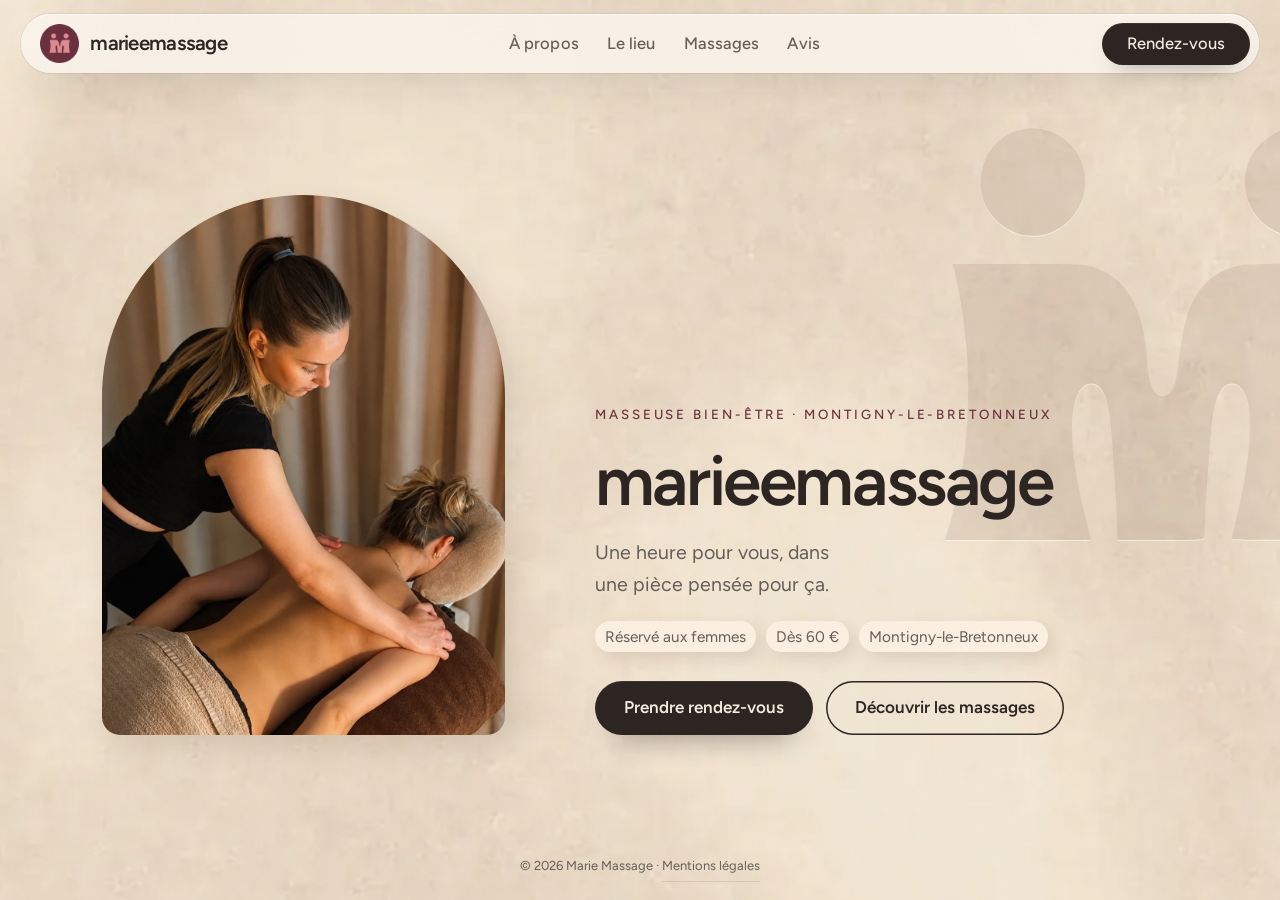
<file: index.html>
<!DOCTYPE html>
<html lang="fr">
<head>
  <meta charset="UTF-8">
  <meta name="viewport" content="width=device-width, initial-scale=1.0, viewport-fit=cover">
  <title>Marie Massage — Masseuse bien-être à Montigny-le-Bretonneux</title>
  <meta name="description" content="Marie Massage, masseuse bien-être à Montigny-le-Bretonneux, massages réservés aux femmes : kobido, relaxant, madérothérapie, drainage lymphatique. Réservation en ligne ou par message.">
  <link rel="canonical" href="https://sringot.github.io/per-/">

  <!-- Aperçu du lien partagé. L'adresse est réécrite à la publication
       (tools-publier.py, ligne DOMAINE). -->
  <meta property="og:type" content="website">
  <meta property="og:site_name" content="Marie Massage">
  <meta property="og:locale" content="fr_FR">
  <meta property="og:title" content="Marie Massage — Masseuse bien-être à Montigny-le-Bretonneux">
  <meta property="og:description" content="Vous accueillir, vous masser, et vous permettre de décrocher un moment.">
  <meta property="og:url" content="https://sringot.github.io/per-/">
  <meta property="og:image" content="https://sringot.github.io/per-/assets/img/partage.jpg">
  <meta property="og:image:width" content="1200">
  <meta property="og:image:height" content="630">
  <meta name="twitter:card" content="summary_large_image">

  <link rel="icon" href="assets/img/favicon.png" sizes="32x32">
  <link rel="apple-touch-icon" href="assets/img/favicon-180.png">

  <!-- Un seul fichier : Figtree est une police variable, les « trois
       graisses » livrées par Google en étaient trois copies identiques. -->
  <link rel="preload" as="font" type="font/woff2" href="assets/fonts/figtree-400-latin.woff2" crossorigin>

  <link rel="stylesheet" href="assets/css/fonts.css">
  <link rel="stylesheet" href="assets/css/v2.css">

  <script type="application/ld+json">
  {
    "@context": "https://schema.org",
    "@type": "HealthAndBeautyBusiness",
    "name": "Marie Massage",
    "description": "Masseuse bien-être à Montigny-le-Bretonneux, massages réservés aux femmes. Kobido, relaxant, madérothérapie, drainage lymphatique.",
    "url": "https://sringot.github.io/per-/",
    "image": "https://sringot.github.io/per-/assets/img/partage.jpg",
    "telephone": "+33631183481",
    "priceRange": "€€",
    "address": {
      "@type": "PostalAddress",
      "addressLocality": "Montigny-le-Bretonneux",
      "postalCode": "78180",
      "addressCountry": "FR"
    },
    "openingHoursSpecification": [{
      "@type": "OpeningHoursSpecification",
      "dayOfWeek": ["Wednesday", "Saturday"],
      "opens": "11:00",
      "closes": "18:00"
    }],
    "sameAs": ["https://www.instagram.com/marieemassage/"]
  }
  </script>
  <!-- Mesure d'audience : Umami, sans cookie ni donnée personnelle (voir
       les mentions légales). `data-domains` : seules les visites du vrai
       site comptent, pas l'aperçu ni les essais en local. -->
  <script defer src="https://cloud.umami.is/script.js" data-website-id="faaa10ee-f019-45cb-a098-148fd44e9926" data-domains="marieemassage.com,www.marieemassage.com"></script>
</head>
<body>

<a class="evitement" href="#bulles">Aller à la navigation</a>

<!-- ============================================================
     L'ACCUEIL — un seul écran, jamais de défilement.
     Une photo, un titre, cinq bulles. Rien d'autre.
     ============================================================ -->
<main class="scene" id="scene">

  <div class="filigrane-fond" aria-hidden="true"><span class="filigrane"></span></div>

  <!-- Le logo officiel, inséré tel quel. Le fichier livré par Marie est un
       carré blanc avec le disque au milieu : tools-logo-officiel.py le
       recadre au disque et le détoure, sinon ses angles se verraient sur le
       socle crème. -->
  <img class="logo" src="assets/img/logo-officiel.webp" alt="" width="200" height="200"
       draggable="false" fetchpriority="high" decoding="async">

  <figure class="portrait">
    <picture>
      <!-- Téléphone debout : la photo prend l'écran entier. On sert la
           découpe déjà au rapport de l'écran, sinon le navigateur rogne les
           côtés d'une image en 3/4 et n'en affiche que 62 % de la largeur —
           433 px pour 1170 pixels d'écran. Le média est le même que celui
           qui déclenche la composition plein écran dans la feuille de style :
           les deux doivent basculer ensemble. -->
      <source media="(max-width:699px) and (orientation:portrait)"
              srcset="assets/img/marie-hero-plein.webp" width="669" height="1448">
      <source media="(max-width:819px)" srcset="assets/img/marie-hero-m.webp" width="700" height="938">
      <img src="assets/img/marie-hero.webp" alt="Marie, penchée sur la table, masse le dos d'une cliente."
           width="1040" height="1394" draggable="false" fetchpriority="high" decoding="async">
    </picture>
  </figure>

  <!-- Sur téléphone, la photo occupe l'écran entier et le texte se pose
       dessus : ce voile en porte la lisibilité. Il est en deux couches —
       un flou qui calme les plis du rideau, puis un dégradé sombre qui
       fait le contraste. Sur grand écran la photo reprend son arche et le
       voile disparaît. -->
  <span class="voile" aria-hidden="true"></span>
  <!-- Pour Safari sur iPhone, qui colore la zone de l'heure et celle de la
       barre d'adresse d'après les éléments fixes collés aux bords : sans
       elles, il prenait le crème de la page, deux bandes claires autour de
       la photo. Voir « Teintes de Safari » dans v2.css. -->
  <span class="teinte teinte--haut" aria-hidden="true"></span>
  <span class="teinte teinte--bas" aria-hidden="true"></span>

  <!-- Le nom et la ligne d'accroche forment un bloc : ils se déplacent
       ensemble d'une composition à l'autre. La navigation, elle, est un
       emplacement de grille à part — sur téléphone elle se range en colonne
       à côté de la photo, sur écran large elle suit le nom. -->
  <div class="mot">

  <p class="sur-ligne">Masseuse bien-être · <span class="insecable">Montigny-le-Bretonneux</span></p>
  <h1 class="titre">marieemassage</h1>
  <!-- Une promesse, pas une étiquette de métier : « masseuse bien-être à
       Montigny » disait ce qu'elle est, pas ce qu'on vient y chercher. Le
       métier et la ville n'ont pas disparu — ils sont juste en dessous,
       avec les deux autres faits qui décidaient d'un rendez-vous et qui
       attendaient jusqu'ici derrière un clic. -->
  <p class="accroche">Une heure pour vous, dans une pièce pensée pour ça.</p>
  <!-- Le nom de la commune est insécable : sans cela il se coupe sur son
       trait d'union (« Montigny-le- / Bretonneux »), ce qui se lit mal. -->
  <p class="faits">
    <span>Réservé aux femmes</span>
    <span>Dès 60&nbsp;€</span>
    <span class="insecable">Montigny-le-Bretonneux</span>
  </p>
  <!-- Sur grand écran seulement : l'accueil y est un écran partagé, le
       texte d'un côté, la photo de l'autre, et le texte se termine sur les
       deux actions du site. Sur téléphone, les bulles jouent ce rôle. -->
  <p class="actions">
    <a class="action action--plein" href="#rdv" data-rubrique="rdv">Prendre rendez-vous</a>
    <a class="action" href="#massages" data-rubrique="massages">Découvrir les massages</a>
  </p>

  </div><!-- /.mot -->


</main>

<!-- ============================================================
     LES PANNEAUX — présents dans la page, révélés au clic.
     Ils restent dans le document pour que les moteurs les lisent ;
     `inert` les retire du clavier et des lecteurs d'écran tant
     qu'ils sont fermés.
     ============================================================ -->

<section class="panneau panneau--texture panneau--clair" id="moi" aria-labelledby="moi-t" inert>
  <button class="fermer" type="button" aria-label="Fermer">
    <svg viewBox="0 0 24 24" aria-hidden="true"><path d="m6 6 12 12M18 6 6 18"/></svg>
  </button>
  <div class="texture-fond" aria-hidden="true"></div>
  <div class="feuille">
    <div class="bloc">
      <p class="sur-titre">À propos</p>
      <h2 id="moi-t">Masser, par plaisir</h2>
    <p class="chapo">
      En parallèle de mon activité principale dans le paramédical, j'ai choisi de
      consacrer une partie de mon temps à quelque chose que j'aime particulièrement&nbsp;:
      masser.
    </p>
    <p>
      L'idée est simple&nbsp;: vous accueillir, vous masser, et vous permettre de
      décrocher un moment.
    </p>

    <p class="moi__reserve">
      <b>Massages réservés aux femmes</b>
      <span>Par une femme, pour les femmes.</span>
    </p>
    </div>

    <!-- Marie au travail. C'est la seule preuve visuelle du site qu'elle
         masse vraiment : le portrait de l'accueil montre qui elle est, pas
         ce qu'elle fait.

         L'adresse est dans `data-src`, pas dans `src` : `loading="lazy"` ne
         suffisait pas. Le panneau est fermé mais il occupe la fenêtre, donc
         le navigateur jugeait les deux images « proches de l'écran » et les
         téléchargeait — 88 Ko à l'ouverture de la page pour du contenu que
         personne n'a demandé. Le script les pose à l'ouverture du panneau. -->
    <ul class="cliches">
      <!-- Essai : le portrait posé est retiré, à la demande de Sébastien, pour
           voir la page avec la seule photo de Marie en séance. Pour le
           remettre, il suffit de rétablir cette ligne avant l'autre :
             <li><img data-src="assets/img/marie-moi.webp" width="620" height="827"
                      decoding="async" alt="Marie, dans sa pièce de massage."></li> -->
      <li><img data-src="assets/img/marie-seance-2.webp" width="620" height="827"
               decoding="async"
               alt="Marie travaille du bout des doigts le long de la colonne vertébrale."></li>
    </ul>


    <div class="bloc">
    <h3 class="bloc-h">Mon parcours</h3>
    <!-- Par ordre chronologique, comme Marie le demande : le métier d'abord,
         puis les formations par date, celle qui vient en dernier.

         Le massage relaxant : « Formation en massage relaxant aux huiles »,
         La Maison du Lotus, certificat daté du 13 juin 2024 (vu sur photo).
         Le drainage : certifié en 2026 par Nathalie Duarte. L'ancienne
         méthode n'est plus nommée nulle part, à la demande de Marie.
    -->
    <!-- Le métier d'abord, en une phrase : il n'a pas de carte, et le poser
         en tête de la liste des massages le mettait au même rang qu'une
         formation. Puis une ligne de temps où chaque formation porte la carte
         du massage qu'elle a ouvert — on comprend d'un coup d'œil qu'à chaque
         soin proposé correspond une formation suivie. -->
    <p class="parcours__metier"><b>Professionnelle du paramédical</b>, c'est mon
      métier au quotidien, et je l'exerce toujours. J'ai souhaité me former
      en plus, afin de vous proposer les massages suivants&nbsp;:</p>
    <ul class="parcours">
      <li><img class="parcours__carte" data-src="assets/img/cartes/relaxant.webp" width="600" height="1067" alt="" decoding="async"><span class="parcours__texte"><b>Massage relaxant</b><span>Aux huiles, certifiée par La Maison du Lotus en 2024</span></span></li>
      <li><img class="parcours__carte" data-src="assets/img/cartes/drainage.webp" width="600" height="1067" alt="" decoding="async"><span class="parcours__texte"><b>Drainage lymphatique</b><span>Certifiée en 2026 par Nathalie Duarte</span></span></li>
      <li><img class="parcours__carte" data-src="assets/img/cartes/kobido.webp" width="600" height="1067" alt="" decoding="async"><span class="parcours__texte"><b>Kobido</b><span>Certifiée par La Maison du Lotus en 2026</span></span></li>
      <li><img class="parcours__carte" data-src="assets/img/cartes/madero.webp" width="600" height="1067" alt="" decoding="async"><span class="parcours__texte"><b>Madérothérapie</b><span>Certifiée par La Maison du Lotus en 2026</span></span></li>
      <li class="parcours--a-venir"><img class="parcours__carte" data-src="assets/img/cartes/deep-tissus.webp" width="600" height="1067" alt="" decoding="async"><span class="parcours__texte"><b>Deep tissus</b><span>Formation prévue début 2027</span></span></li>
    </ul>

    <p class="parcours__ecole">
      La Maison du Lotus est un centre de formation aux massages bien-être
      <b>agréé FFMBE</b>, à Voisins-le-Bretonneux.
    </p>


    </div>

    <div class="bloc">
    <p class="moi__cadre">
      Je ne soigne pas&nbsp;: je détends. Mes massages sont des soins de
      bien-être, ils ne remplacent ni un kinésithérapeute ni un avis médical.
    </p>

    <p class="moi__liens">
      <a data-umami-event="Instagram" href="https://www.instagram.com/marieemassage/" rel="me noopener" target="_blank">
        @marieemassage sur Instagram
      </a>
    </p>
    </div>
  </div>
</section>

<section class="panneau panneau--texture panneau--clair" id="lieu" aria-labelledby="lieu-t" inert>
  <button class="fermer" type="button" aria-label="Fermer">
    <svg viewBox="0 0 24 24" aria-hidden="true"><path d="m6 6 12 12M18 6 6 18"/></svg>
  </button>
  <div class="texture-fond" aria-hidden="true"></div>
  <div class="feuille">
    <div class="bloc">
      <p class="sur-titre">Le lieu</p>
      <h2 id="lieu-t">Une parenthèse<br>hors du temps</h2>
    <p class="chapo">
      J'ai créé une pièce entièrement dédiée aux massages, pensée pour vous
      accueillir dans une atmosphère agréable et chaleureuse.
    </p>
    <!-- Les jours, en étiquette : c'est la question qu'on vient poser en
         ouvrant « Le lieu ». Même forme que « Réservé aux femmes » sur la
         page Moi. Marie masse deux jours par semaine, sur rendez-vous. -->
    <p class="etiquette">
      <b>Le mercredi et le samedi</b>
      <span>De 11&nbsp;h à 18&nbsp;h, sur rendez-vous.</span>
    </p>

    </div>

    <!-- Il n'y a qu'une photographie de la pièce : elle est donc carrée et
         à pleine largeur, plutôt qu'une vignette parmi d'autres — trois
         petits cadres tiennent une série, un seul se noie.

         Elle arrive après le chapô, avant le reste : c'est ce qu'on vient
         voir en ouvrant « Le lieu ».

         `data-src` et non `src` : le panneau est fermé mais occupe la
         fenêtre, et le navigateur téléchargeait les images qu'il croyait
         proches de l'écran. Le script la pose à l'ouverture. -->
    <figure class="piece">
      <img data-src="assets/img/cabinet.webp" width="1080" height="1080"
           decoding="async"
           alt="La pièce de massage : la table dressée de linge, une échelle
                de serviettes, une lampe et des lumières tamisées.">
    </figure>

    <div class="bloc">
    <p class="piece__mot">
      Un petit espace où, pendant une heure, le monde peut bien attendre un peu.
    </p>

    <!-- Les informations pratiques, même forme que « Mon parcours » sur la
         page Moi : un petit titre, puis des lignes séparées d'un filet, un
         intitulé en gras et son détail dessous. Elles étaient en liste nue
         sous une phrase centrée, et les deux ne se parlaient pas.

         Les horaires n'y sont plus : ils sont en étiquette, sous la
         présentation — c'est la première chose qu'on cherche ici. -->
    <p class="sur-titre infos__titre">Sur place</p>
    <ul class="infos">
      <li><b>Montigny-le-Bretonneux (78180)</b><span>Adresse exacte communiquée au <span class="insecable">rendez-vous</span></span></li>
      <li><b>Linge frais à chaque séance</b></li>
      <li><b>Musique &amp; lumière tamisées</b></li>
    </ul>
    </div>
  </div>
</section>

<section class="panneau" id="massages" aria-labelledby="massages-t" inert>
  <button class="fermer" type="button" aria-label="Fermer">
    <svg viewBox="0 0 24 24" aria-hidden="true"><path d="m6 6 12 12M18 6 6 18"/></svg>
  </button>
  <div class="texture-fond" aria-hidden="true"></div>
  <!-- Deux vues dans le même panneau : la planche de cartes, et la fiche
       d'un soin. On passe de l'une à l'autre sans refermer le panneau, et
       la flèche de retour ramène à la planche — c'est le geste d'un
       catalogue, pas celui d'une nouvelle page. -->
  <div class="feuille feuille--soins" data-vue="liste">
    <p class="sur-titre">Les massages</p>
    <h2 id="massages-t">Quatre soins,<br>quatre univers</h2>
    <p class="chapo">
      Parce qu'on n'a pas tous les mêmes envies ni les mêmes besoins, chacun a
      sa façon de prendre soin de vous.
    </p>

    <!-- Les cartes dessinées par Marie : une texture, un monogramme, rien
         d'autre. Le nom est ajouté par-dessus, en blanc, pour qu'il reste
         du texte — lisible par un lecteur d'écran, traduisible, net à toute
         taille. Le détail et le prix sont derrière, et `data-soin` dit quelle
         ligne du tableau les contient : aucun prix n'est écrit deux fois.

         `alt` vide : l'image ne dit rien que le nom écrit dessus ne dise
         déjà. `data-src` et non `src` : le panneau est fermé mais occupe la
         fenêtre, et le navigateur aurait chargé les cinq cartes à l'arrivée
         sur l'accueil. Le script les pose à l'ouverture de Massages. -->
    <ul class="soins">
      <li class="soin soin--kobido">
        <button class="soin__carte" type="button" data-soin="kobido" data-bandeau="assets/img/cartes/kobido-bandeau.webp" aria-label="Kobido — voir le détail et le prix">
          <img class="soin__img" data-src="assets/img/cartes/kobido.webp" width="600" height="1067"
               alt="" decoding="async">
          <span class="soin__nom">Kobido</span>
          <span class="soin__voir" aria-hidden="true">Voir</span>
        </button>
      </li>
      <li class="soin soin--relaxant">
        <button class="soin__carte" type="button" data-soin="relaxant" data-bandeau="assets/img/cartes/relaxant-bandeau.webp" aria-label="Relaxant — voir le détail et le prix">
          <img class="soin__img" data-src="assets/img/cartes/relaxant.webp" width="600" height="1067"
               alt="" decoding="async">
          <span class="soin__nom">Relaxant</span>
          <span class="soin__voir" aria-hidden="true">Voir</span>
        </button>
      </li>
      <li class="soin soin--madero">
        <button class="soin__carte" type="button" data-soin="madero" data-bandeau="assets/img/cartes/madero-bandeau.webp" aria-label="Madéro — voir le détail et le prix">
          <img class="soin__img" data-src="assets/img/cartes/madero.webp" width="600" height="1067"
               alt="" decoding="async">
          <span class="soin__nom">Madéro</span>
          <span class="soin__voir" aria-hidden="true">Voir</span>
        </button>
      </li>
      <li class="soin soin--drainage">
        <button class="soin__carte" type="button" data-soin="drainage" data-bandeau="assets/img/cartes/drainage-bandeau.webp" aria-label="Drainage — voir le détail et le prix">
          <img class="soin__img" data-src="assets/img/cartes/drainage.webp" width="600" height="1067"
               alt="" decoding="async">
          <span class="soin__nom">Drainage</span>
          <span class="soin__voir" aria-hidden="true">Voir</span>
        </button>
      </li>
      <!-- Le deep tissus arrive début 2027 : sa carte est là, grisée, mais
           ce n'est pas un bouton. Il n'a ni prix ni fiche à ouvrir, et un
           élément qui a l'air cliquable sans l'être est pire qu'une absence.
           Le jour où Marie le propose : lui donner la forme des quatre
           autres, et remettre sa ligne dans le tableau des tarifs. -->
      <li class="soin soin--deep-tissus soin--bientot">
        <div class="soin__carte">
          <img class="soin__img" data-src="assets/img/cartes/deep-tissus.webp" width="600" height="1067"
               alt="" decoding="async">
          <span class="soin__nom">Deep tissus</span>
          <span class="soin__voir">Bientôt</span>
        </div>
      </li>
    </ul>
  </div>

  <!-- Le tableau des tarifs n'est plus affiché : la fiche tarifs a été
       retirée de la page Massages. Il reste dans la page, caché, parce qu'il
       est la **source** des prix : chaque fiche de soin recopie les siens de
       sa ligne. Un tarif se change donc toujours ici, et nulle part ailleurs. -->
  <div class="tarifs-source" hidden>
      <!-- Le bloc des tarifs est un enfant à part de la feuille : celle-ci
           borne ses paragraphes à une longueur de ligne lisible, et le tableau
           s'y retrouvait à l'étroit — « 1 h 30 » et « 90 € » passaient à la
           ligne l'un sous l'autre. -->
      <div class="tarifs">
      <h3 class="bloc-h" id="tarifs-t">Les tarifs</h3>
      <!-- Le tableau plutôt que le dos des cartes : on lit des prix côte à
           côte, pas un par un. En retourner cinq pour en comparer deux, c'était
           demander de retenir un chiffre en changeant d'écran. -->
      <div class="tableau">
        <table aria-labelledby="tarifs-t">
          <thead>
            <tr>
              <th scope="col">Soin</th>
              <th scope="col">La séance</th>
              <th scope="col">En forfait</th>
            </tr>
          </thead>
          <tbody>
        <tr class="soin--kobido">
          <th scope="row"><span class="t-soin"><span class="t-soin__mot">Kobido<em class="t-soin__quoi">Lifting japonais du visage</em></span></span></th>
          <td data-col="La séance"><span class="t-l"><span class="t-l__nom">1 h</span><b class="t-l__prix">60&nbsp;€</b></span></td>
          <td data-col="En forfait"><span class="t-l t-l--vide">Pas de forfait</span></td>
        </tr>
        <!-- Descriptions écrites par Marie (septembre 2026), resserrées pour
             tenir dans la fiche. Le texte complet du drainage citait des
             effets sur la santé (immunité, fertilité, lipœdème, suites
             d'opération…) : retirés tant que ce n'est pas validé — un soin de
             bien-être ne peut pas les revendiquer. -->
        <tr class="t-desc soin--kobido" id="d-kobido" hidden>
          <td colspan="3">Inspiré du massage traditionnel japonais : des gestes rythmés, précis et enveloppants, à l'huile d'abricot, sur le visage, le cou et la nuque. Pour délasser les traits, faire du bien à la peau et s'offrir un vrai moment de détente.</td>
        </tr>
        <tr class="soin--relaxant">
          <th scope="row"><span class="t-soin"><span class="t-soin__mot">Relaxant<em class="t-soin__quoi">Massage corps complet</em></span></span></th>
          <td data-col="La séance"><span class="t-l"><span class="t-l__nom">1 h</span><b class="t-l__prix">60&nbsp;€</b></span><span class="t-l"><span class="t-l__nom">1 h 30</span><b class="t-l__prix">90&nbsp;€</b></span></td>
          <td data-col="En forfait"><span class="t-l" data-unite="60" data-lot="3" data-prix="150"><span class="t-l__nom">3&nbsp;séances&nbsp;de&nbsp;1&nbsp;h</span><b class="t-l__prix">150&nbsp;€</b><em class="t-avant"></em></span><span class="t-l" data-unite="90" data-lot="3" data-prix="240"><span class="t-l__nom">3&nbsp;séances&nbsp;de&nbsp;1&nbsp;h&nbsp;30</span><b class="t-l__prix">240&nbsp;€</b><em class="t-avant"></em></span></td>
        </tr>
        <tr class="t-desc soin--relaxant" id="d-relaxant" hidden>
          <td colspan="3">Un massage complet, du crâne aux orteils, pour lâcher prise et se détendre en profondeur. À l'huile de sésame, en mouvements lents et enveloppants, il s'adapte à vous : la pression se règle selon votre envie, plus douce ou plus appuyée.</td>
        </tr>
        <!-- Le deep tissus est retiré du tableau à la demande de Marie : la
             formation est prévue pour début 2027, elle ne le pratique pas
             encore. Sa ligne reste dans « Mon parcours », où elle annonce la
             formation à venir sans l'offrir à la réservation. Les deux lignes
             supprimées ici (le soin et sa description) sont à reprendre telles
             quelles le jour où elle le proposera. -->
        <tr class="soin--madero">
          <th scope="row"><span class="t-soin"><span class="t-soin__mot">Madéro<em class="t-soin__quoi">Soin corps remodelant</em></span></span></th>
          <td data-col="La séance"><span class="t-l"><span class="t-l__nom">1 h</span><b class="t-l__prix">70&nbsp;€</b></span></td>
          <td data-col="En forfait"><span class="t-l" data-unite="70" data-lot="5" data-prix="300"><span class="t-l__nom">5&nbsp;séances</span><b class="t-l__prix">300&nbsp;€</b><em class="t-avant"></em></span></td>
        </tr>
        <tr class="t-desc soin--madero" id="d-madero" hidden>
          <td colspan="3">Un massage aux outils en bois, dont les formes s'adaptent à chaque zone du corps. Un travail en surface, pour s'occuper de la cellulite et de la silhouette sans agresser la peau, avec une pression adaptée à votre corps.</td>
        </tr>
        <tr class="soin--drainage">
          <th scope="row"><span class="t-soin"><span class="t-soin__mot">Drainage lymphatique<em class="t-soin__quoi">Jambes légères, circulation relancée</em></span></span></th>
          <td data-col="La séance"><span class="t-l"><span class="t-l__nom">1 h</span><b class="t-l__prix">100&nbsp;€</b></span></td>
          <td data-col="En forfait"><span class="t-l" data-unite="100" data-lot="5" data-prix="450"><span class="t-l__nom">5&nbsp;séances</span><b class="t-l__prix">450&nbsp;€</b><em class="t-avant"></em></span></td>
        </tr>
        <tr class="t-desc soin--drainage" id="d-drainage" hidden>
          <td colspan="3">Un massage rythmé et précis, qui accompagne la circulation de la lymphe. Une formation qui m'a marquée : j'en ressors convaincue que le drainage lymphatique est un vrai allié. Soin de bien-être, qui ne remplace pas un suivi médical.</td>
        </tr>
          </tbody>
        </table>
      </div>
      <p class="tableau__note">Un forfait s'applique au soin choisi&nbsp;; le tarif indiqué couvre l'ensemble des séances.</p>

      </div><!-- /.tarifs -->
  </div>
  <!-- La fiche d'un soin. Une seule pour les quatre : son contenu est
       recopié depuis la ligne du tableau au moment où l'on touche une carte
       — le nom, le sous-titre, la description et les prix n'existent donc
       qu'à un seul endroit dans la page. Changer un tarif dans le tableau
       change la fiche, sans que personne ait à y penser. -->
  <article class="fiche" id="fiche" aria-labelledby="fiche-nom" hidden>
    <button class="fiche__retour" type="button">
      <svg viewBox="0 0 24 24" aria-hidden="true"><path d="M15 5 8 12l7 7"/></svg>
      <span>Tous les massages</span>
    </button>
    <!-- La carte du soin, recadrée en bandeau autour du monogramme. Son
         adresse est posée par le script, au moment où l'on touche la carte :
         une seule fiche sert les quatre soins. -->
    <div class="fiche__blason">
      <img class="fiche__img" alt="" width="900" height="506" decoding="async">
    </div>
    <h3 class="fiche__nom" id="fiche-nom"></h3>
    <p class="fiche__sous"></p>
    <p class="fiche__desc"></p>
    <div class="fiche__prix"></div>
    <button class="fiche__autres" type="button">Voir les autres massages</button>
  </article>
</section>

<section class="panneau panneau--texture panneau--clair" id="avis" aria-labelledby="avis-t" inert>
  <button class="fermer" type="button" aria-label="Fermer">
    <svg viewBox="0 0 24 24" aria-hidden="true"><path d="m6 6 12 12M18 6 6 18"/></svg>
  </button>
  <div class="texture-fond" aria-hidden="true"></div>
  <div class="feuille">
    <div class="bloc">
      <p class="sur-titre">Retours clientes</p>
      <h2 id="avis-t">Elles en parlent<br>mieux que moi</h2>

    <!-- Le résumé, sur le modèle de celui de Google : la répartition des
         notes à gauche, la moyenne à droite. Rien n'y est écrit en dur :
         les barres, la moyenne, les étoiles et le nombre se calculent à
         partir des `data-note` de la liste. Pour un nouvel avis, ajouter un
         <li data-note="…"> suffit. -->
    <div class="resume">
      <p class="resume__titre">Résumé des avis <small>Google et Treatwell</small></p>
      <ol class="resume__barres">
        <li><span class="resume__n" aria-hidden="true">5</span><span class="resume__barre" aria-hidden="true"><span data-etoiles="5"></span></span><span class="lecteur"><span data-compte="5">0</span> avis à 5 étoiles</span></li>
        <li><span class="resume__n" aria-hidden="true">4</span><span class="resume__barre" aria-hidden="true"><span data-etoiles="4"></span></span><span class="lecteur"><span data-compte="4">0</span> avis à 4 étoiles</span></li>
        <li><span class="resume__n" aria-hidden="true">3</span><span class="resume__barre" aria-hidden="true"><span data-etoiles="3"></span></span><span class="lecteur"><span data-compte="3">0</span> avis à 3 étoiles</span></li>
        <li><span class="resume__n" aria-hidden="true">2</span><span class="resume__barre" aria-hidden="true"><span data-etoiles="2"></span></span><span class="lecteur"><span data-compte="2">0</span> avis à 2 étoiles</span></li>
        <li><span class="resume__n" aria-hidden="true">1</span><span class="resume__barre" aria-hidden="true"><span data-etoiles="1"></span></span><span class="lecteur"><span data-compte="1">0</span> avis à 1 étoile</span></li>
      </ol>
      <p class="resume__note">
        <b id="note-moy">—</b>
        <span class="resume__etoiles" id="note-etoiles" aria-hidden="true"></span>
        <small>(<span id="note-nb">—</span><span class="lecteur"> avis</span>)</small>
      </p>
    </div>
    <!-- Exigée par le Code de la consommation (art. L111-7-2) pour qui
         affiche des avis : dire d'où ils viennent et comment ils sont
         choisis. -->
    <p class="avis__source">Avis de clientes recopiés mot pour mot depuis Google et Treatwell.</p>
    </div>

    <!-- Les avis de Google et de Treatwell, recopiés mot pour mot, fautes
         comprises : un avis corrigé n'est plus tout à fait celui de la
         cliente. Seules les apostrophes sont typographiques. Le nom est réduit
         à son initiale ; Treatwell n'en donne pas. L'avis de Hanne B. est
         coupé là où Google le coupe (« Plus ») : à compléter si on a la
         suite. Dans celui de Monthe, le nom d'une méthode que Marie ne
         mentionne plus est retiré, et la coupure marquée « […] ». Treatwell en a d'autres (« Voir plus d'avis ») : à ajouter
         au même format. -->
    <ul class="avis" id="avis-liste">
      <li data-note="5">
        <span class="avis__etoiles" role="img" aria-label="5 étoiles sur 5">★★★★★</span>
        <q>Marie est une masseuse exceptionnelle, empathique et bienveillante, elle nous enveloppe d’un toucher à la fois relaxant et réconfortant. Je recommande à 200 %<br>Personnellement je l’ai adopté 💗</q>
        <cite><b>Catherine T.</b> · sur Google</cite>
      </li>
      <li data-note="5">
        <span class="avis__etoiles" role="img" aria-label="5 étoiles sur 5">★★★★★</span>
        <q>Grand merci à Marie, un massage au top ! 1h30 de bonheur. Professionnelle et bienveillante, elle veille à tout pour que vous passiez un agréable moment. N’hésitez pas vous ne serez pas déçu.</q>
        <cite><b>Marjorie</b> · Massage relaxant · sur Treatwell</cite>
      </li>
      <li data-note="5">
        <span class="avis__etoiles" role="img" aria-label="5 étoiles sur 5">★★★★★</span>
        <q>Première fois chez Marie et je ne regrette pas ! Marie est accueillante et tres gentille, ambiance agréable et table de massage chauffante (parfait pour l’hiver qui arrive !). Massage Kobido sensationnel que je recommande vivement, axé aussi sur la détente que j’ai vraiment apprécié 😊 Bref j y retournerai et je recommande à 100%</q>
        <cite><b>Alexandra</b> · Kobido · sur Treatwell</cite>
      </li>
      <li data-note="5">
        <span class="avis__etoiles" role="img" aria-label="5 étoiles sur 5">★★★★★</span>
        <q>Je fais des massages chez Marie depuis un an, c’est un plaisir que je m’octroie, un moment de détente pour moi. Marie sait me soulager aux endroits nécessaires, chaque séance est différente, personnalisée, j’en sors sur un petit nuage […]</q>
        <cite><b>Hanne B.</b> · sur Google</cite>
      </li>
      <li data-note="5">
        <span class="avis__etoiles" role="img" aria-label="5 étoiles sur 5">★★★★★</span>
        <q>J’ai pris rendez vous car je fais pas mal de rétention d’eau. Marie a su m’expliquer les bienfaits de sa méthode […] Je ne connaissais que la méthode Renatta et j’ai été agréablement surprise du résultats sur mes jambes. Merci Marie, à très vite</q>
        <cite><b>Monthe</b> · Drainage lymphatique · sur Treatwell</cite>
      </li>
      <li data-note="5">
        <span class="avis__etoiles" role="img" aria-label="5 étoiles sur 5">★★★★★</span>
        <q>Merci Marie pour ce massage relaxant et cet accueil chaleureux. Super moment de bien-être, je reviendrai sans hésiter !</q>
        <cite><b>Pauline T.</b> · sur Google</cite>
      </li>
      <li data-note="5">
        <span class="avis__etoiles" role="img" aria-label="5 étoiles sur 5">★★★★★</span>
        <q>Ma fille a adoré le massage et est ressortie apaisée, toute zen Marie est toujours aussi attentionnée Allez y !!!</q>
        <cite><b>Alexandra</b> · Massage du dos, des épaules et du cou · sur Treatwell</cite>
      </li>
      <li data-note="5">
        <span class="avis__etoiles" role="img" aria-label="5 étoiles sur 5">★★★★★</span>
        <q>Première fois que Marie me masse et franchement 10/10 je vous conseille de tester ! en tt cas pour ma part je reviendrais</q>
        <cite><b>Audrey C.</b> · sur Google</cite>
      </li>
      <li data-note="5">
        <span class="avis__etoiles" role="img" aria-label="5 étoiles sur 5">★★★★★</span>
        <q>Toujours aussi bien accueillie par Marie qui est très à l’écoute et bienveillante. Deuxième soin Kobido 😊, toujours aussi agréable ! Le massage du dos était top ! Je suis arrivée avec de douloureuses contractures du au stress et Marie a fait des miracles 🤩</q>
        <cite><b>Alexandra</b> · Kobido · sur Treatwell</cite>
      </li>
    </ul>
  </div>
</section>

<section class="panneau panneau--texture panneau--clair" id="rdv" aria-labelledby="rdv-t" inert>
  <button class="fermer" type="button" aria-label="Fermer">
    <svg viewBox="0 0 24 24" aria-hidden="true"><path d="m6 6 12 12M18 6 6 18"/></svg>
  </button>
  <div class="texture-fond" aria-hidden="true"></div>
  <div class="feuille feuille--rdv">
    <div class="bloc">
      <p class="sur-titre">Rendez-vous</p>
      <h2 id="rdv-t">Réserver,<br>en trois temps</h2>
    </div>

    <!-- Les trois temps d'une réservation, sur une ligne comme le parcours de
         la page Moi : quelqu'un qui découvre Marie sait ce qui l'attend avant
         d'avoir à choisir un bouton. Les boutons viennent ensuite, ensemble. -->
    <ol class="etapes">
      <li>
        <span class="etapes__n" aria-hidden="true">1</span>
        <span class="etapes__texte"><b>Choisissez votre massage</b>
          <span>Kobido, relaxant, madéro ou drainage.
            <a class="lien-fort" href="#massages" data-rubrique="massages">Voir les massages</a></span></span>
      </li>
      <li>
        <span class="etapes__n" aria-hidden="true">2</span>
        <span class="etapes__texte"><b>Prenez votre créneau</b>
          <span>Le mercredi ou le samedi, entre <span class="insecable">11&nbsp;h et 18&nbsp;h</span>&nbsp;: en ligne, ou par message.</span></span>
      </li>
      <li>
        <span class="etapes__n" aria-hidden="true">3</span>
        <span class="etapes__texte"><b>Recevez l'adresse</b>
          <span>À Montigny-le-Bretonneux&nbsp;: l'adresse exacte vous est communiquée au <span class="insecable">rendez-vous</span>.</span></span>
      </li>
    </ol>

    <!-- Deux boutons, comme demandé : réserver en ligne et envoyer un
         message. Le numéro reste écrit en dessous, pour qui veut appeler. -->
    <div class="reserver">
      <!-- Lien fourni par Marie. `target="_blank"` : le planning Treatwell
           est un parcours de réservation à lui seul, on ne quitte pas le
           site en plein milieu pour y entrer. `rel="noopener"` va avec. -->
      <a class="reserver__btn reserver__btn--plein" data-umami-event="Réserver en ligne" href="https://widget.treatwell.fr/salon/marieemassge/"
         target="_blank" rel="noopener">Réserver en ligne
        <svg viewBox="0 0 24 24" aria-hidden="true"><path d="M7 17 17 7M9 7h8v8"/></svg></a>
      <a class="reserver__btn" data-umami-event="Envoyer un message" href="sms:+33631183481" data-secours="secours-sms">Envoyer un message</a>
      <!-- Si l'appareil n'ouvre pas les messages — un ordinateur, l'aperçu
           d'une application qui bloque ces liens —, le bouton ne doit pas
           avoir l'air cassé : le numéro apparaît ici, prêt à copier. -->
      <p class="reserver__secours" id="secours-sms" role="status" hidden>
        Les messages ne se sont pas ouverts sur cet appareil. Écrivez au
        <b>06&nbsp;31&nbsp;18&nbsp;34&nbsp;81</b>
        <button class="reserver__copier" type="button" data-copie="06 31 18 34 81">Copier le numéro</button>
      </p>
      <!-- Formulée à la première personne, comme Marie l'a demandée : ce
           n'est pas un horaire d'ouverture mais le moment où elle répond.
           L'adresse contact@mariemassage.fr reste retirée : Marie ne l'a pas
           reconnue, et une boîte que personne ne relève avale les messages. -->
      <p class="reserver__mot">Au <a data-umami-event="Appeler" href="tel:+33631183481">06&nbsp;31&nbsp;18&nbsp;34&nbsp;81</a>,
        je réponds dès que je suis disponible.
        Et sur Instagram, <a class="lien-fort" data-umami-event="Instagram" href="https://www.instagram.com/marieemassage/"
        target="_blank" rel="noopener">@marieemassage</a>.</p>
    </div>
  </div>
</section>

<!-- La distinction entre soin de bien-être et acte de kinésithérapie n'a
     pas disparu du site : elle est écrite en entier dans les mentions
     légales, dont le lien est juste ici. Elle a seulement quitté l'accueil,
     où elle pesait deux lignes sous les bulles. -->
<!-- ============================================================
     LA BARRE DE NAVIGATION

     Elle est **hors de `.scene`** à dessein. L'ouverture d'un panneau rend
     le fond inerte — c'est ce qui empêche la tabulation d'en sortir — et la
     barre, qui vivait dedans, devenait injoignable avec lui : il fallait
     refermer pour changer de rubrique. Posée ici, elle reste au-dessus des
     panneaux et disponible à toute profondeur.
     ============================================================ -->
<nav class="bulles" id="bulles" aria-label="Navigation principale">
  <!-- La marque, pour la barre d'ordinateur seulement : sur téléphone la
       barre n'est que des bulles, et le logo est déjà en tête de l'accueil.
       Elle ramène à l'accueil — depuis une rubrique, elle la referme. -->
  <a class="entete__marque" href="./" aria-label="marieemassage, accueil">
    <img src="assets/img/logo-officiel.webp" alt="" width="200" height="200" decoding="async">
    <span aria-hidden="true">marieemassage</span>
  </a>

  <button class="bulle" type="button" data-ouvre="moi" aria-expanded="false" aria-controls="moi">
    <span class="bulle__rond">
      <svg viewBox="0 0 24 24" aria-hidden="true"><circle cx="12" cy="8.4" r="3.9"/><path d="M4.6 20.2a7.4 7.4 0 0 1 14.8 0"/></svg>
    </span>
    <span class="bulle__nom">À propos</span>
  </button>

  <button class="bulle" type="button" data-ouvre="lieu" aria-expanded="false" aria-controls="lieu">
    <span class="bulle__rond">
      <svg viewBox="0 0 24 24" aria-hidden="true"><path d="M4 20V9.6L12 4l8 5.6V20"/><path d="M9.4 20v-5.4h5.2V20"/></svg>
    </span>
    <span class="bulle__nom">Le lieu</span>
  </button>

  <button class="bulle" type="button" data-ouvre="massages" aria-expanded="false" aria-controls="massages">
    <span class="bulle__rond">
      <svg viewBox="0 0 24 24" aria-hidden="true"><path d="M8.6 13.4V5.6a1.6 1.6 0 0 1 3.2 0v5.2"/><path d="M11.8 10.4V6.4a1.6 1.6 0 0 1 3.2 0v4.4"/><path d="M15 10.8V8.2a1.5 1.5 0 0 1 3 0v6.2a5.6 5.6 0 0 1-5.6 5.6H11a5 5 0 0 1-4.3-2.5L5 14.7a1.5 1.5 0 0 1 2.4-1.8Z"/></svg>
    </span>
    <span class="bulle__nom">Massages</span>
  </button>

  <button class="bulle" type="button" data-ouvre="avis" aria-expanded="false" aria-controls="avis">
    <span class="bulle__rond">
      <svg viewBox="0 0 24 24" aria-hidden="true"><path d="m12 4 2.5 5 5.5.8-4 3.9.9 5.5-4.9-2.6-4.9 2.6.9-5.5-4-3.9L9.5 9Z"/></svg>
    </span>
    <span class="bulle__nom">Avis</span>
  </button>

  <button class="bulle" type="button" data-ouvre="rdv" aria-expanded="false" aria-controls="rdv">
    <span class="bulle__rond">
      <svg viewBox="0 0 24 24" aria-hidden="true"><path d="M6 4h3l2 5-2.4 1.4a12 12 0 0 0 5 5L15 13l5 2v3a2 2 0 0 1-2.2 2A16 16 0 0 1 4 6.2 2 2 0 0 1 6 4Z"/></svg>
    </span>
    <span class="bulle__nom">Rendez-vous</span>
  </button>

</nav>

<footer class="pied">
  <p>© <span id="annee">2026</span> Marie Massage · <a href="mentions-legales/">Mentions légales</a></p>
</footer>

<script src="assets/js/v2.js"></script>
</body>
</html>
</file>
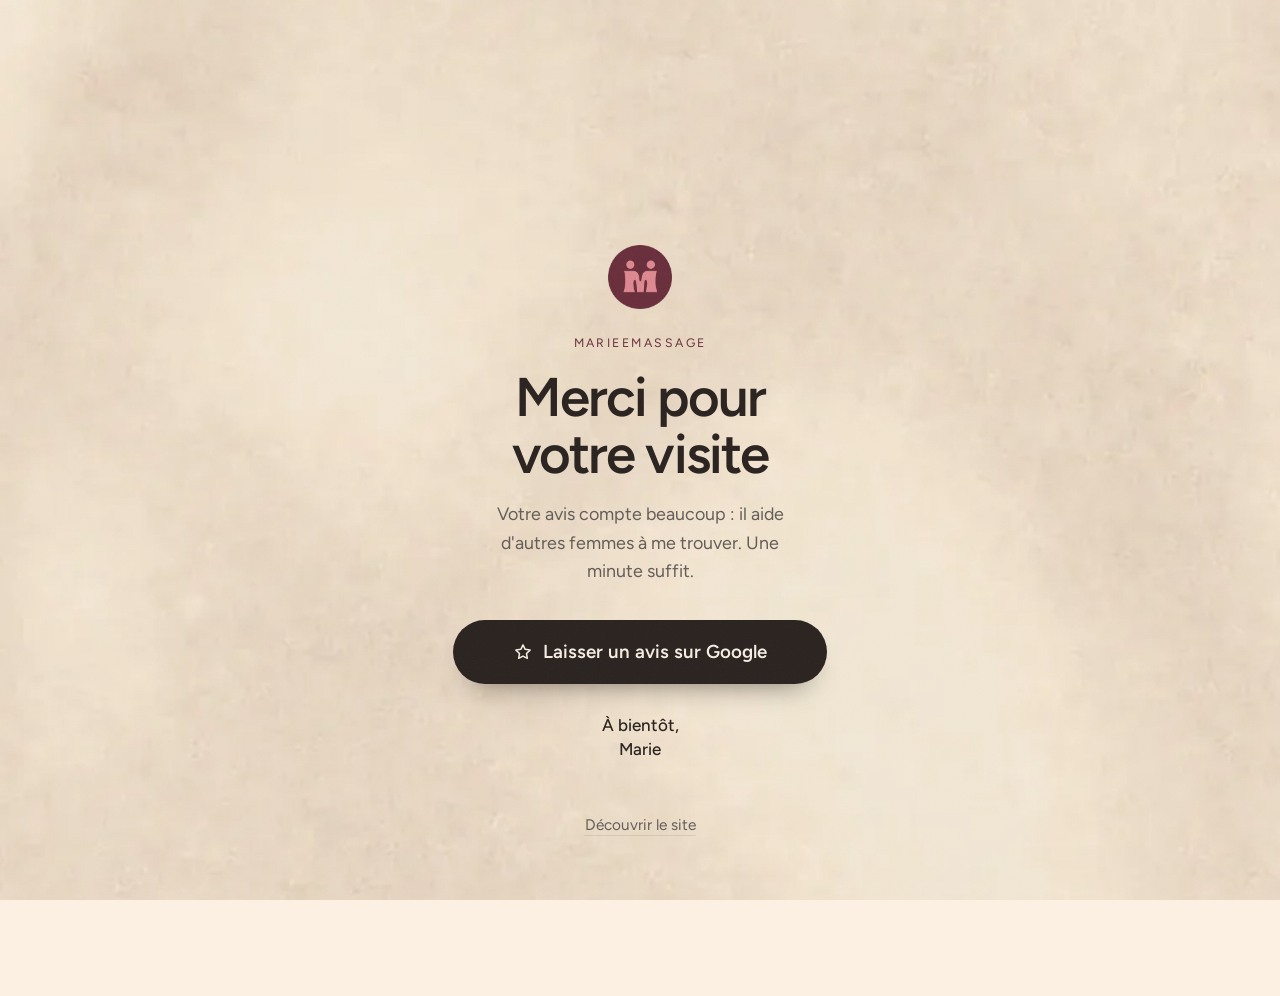
<file: avis/index.html>
<!DOCTYPE html>
<html lang="fr">
<head>
  <meta charset="UTF-8">
  <meta name="viewport" content="width=device-width, initial-scale=1.0, viewport-fit=cover">
  <title>Merci pour votre visite — Marie Massage</title>
  <meta name="description" content="Laissez un avis sur votre séance chez Marie Massage.">
  <!-- La page du QR code posé dans la salle : on n'y arrive qu'en le
       scannant, elle n'a rien à faire dans les résultats de recherche. -->
  <meta name="robots" content="noindex">

  <link rel="icon" href="../assets/img/favicon.png" sizes="32x32">
  <link rel="apple-touch-icon" href="../assets/img/favicon-180.png">
  <link rel="preload" as="font" type="font/woff2" href="../assets/fonts/figtree-400-latin.woff2" crossorigin>
  <link rel="stylesheet" href="../assets/css/fonts.css">
  <link rel="stylesheet" href="../assets/css/v2.css">
  <!-- Mesure d'audience : Umami, sans cookie ni donnée personnelle (voir
       les mentions légales). `data-domains` : seules les visites du vrai
       site comptent, pas l'aperçu ni les essais en local. -->
  <script defer src="https://cloud.umami.is/script.js" data-website-id="faaa10ee-f019-45cb-a098-148fd44e9926" data-domains="marieemassage.com,www.marieemassage.com"></script>
</head>
<body>

<!-- Le QR code de la salle mène ici, et non directement chez Google : si
     le lien d'avis change un jour, on le change sur cette page, et le QR
     imprimé reste bon. Le dossier `avis/` donne l'adresse courte
     marieemassage.com/avis/.

     C'est le seul endroit où est écrit le lien Google. On n'y arrive que
     par le QR : le site lui-même ne propose pas de laisser un avis. -->
<div class="texture-fond" aria-hidden="true"></div>

<main class="merci">
  <img class="merci__logo" src="../assets/img/logo-officiel.webp" alt="" width="200" height="200">
  <p class="sur-titre">marieemassage</p>
  <h1>Merci pour<br>votre visite</h1>
  <p class="merci__mot">
    Votre avis compte beaucoup&nbsp;: il aide d'autres femmes à me
    trouver. Une minute&nbsp;suffit.
  </p>
  <a class="reserver__btn reserver__btn--plein merci__btn" data-umami-event="Avis Google (QR)"
     href="https://share.google/up5Emft9bBYpCt2On" target="_blank" rel="noopener">
    <svg viewBox="0 0 24 24" aria-hidden="true"><path d="m12 3.5 2.6 5.3 5.9.9-4.3 4.1 1 5.8L12 16.9l-5.2 2.7 1-5.8-4.3-4.1 5.9-.9z"/></svg>
    Laisser un avis sur Google
  </a>
  <p class="merci__signe">À bientôt,<br>Marie</p>
  <a class="merci__site" href="../">Découvrir le site</a>
</main>

</body>
</html>
</file>
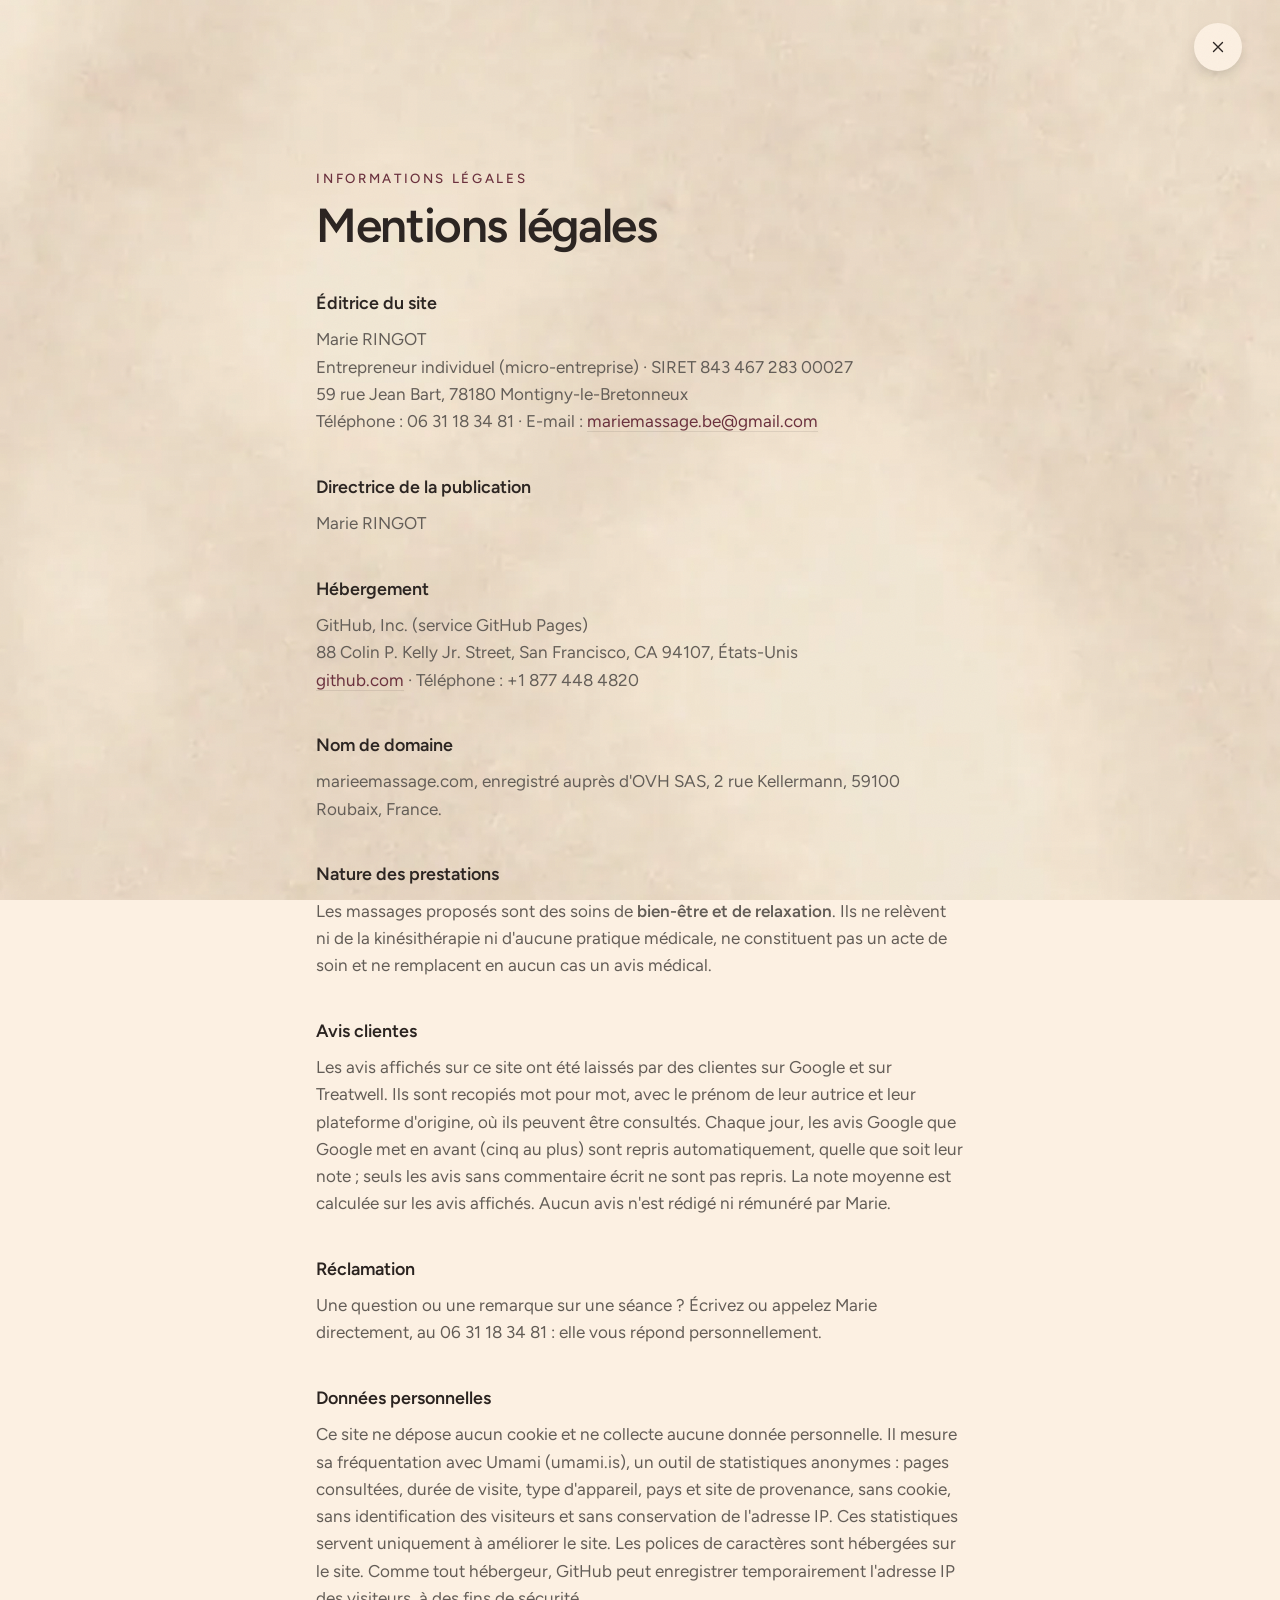
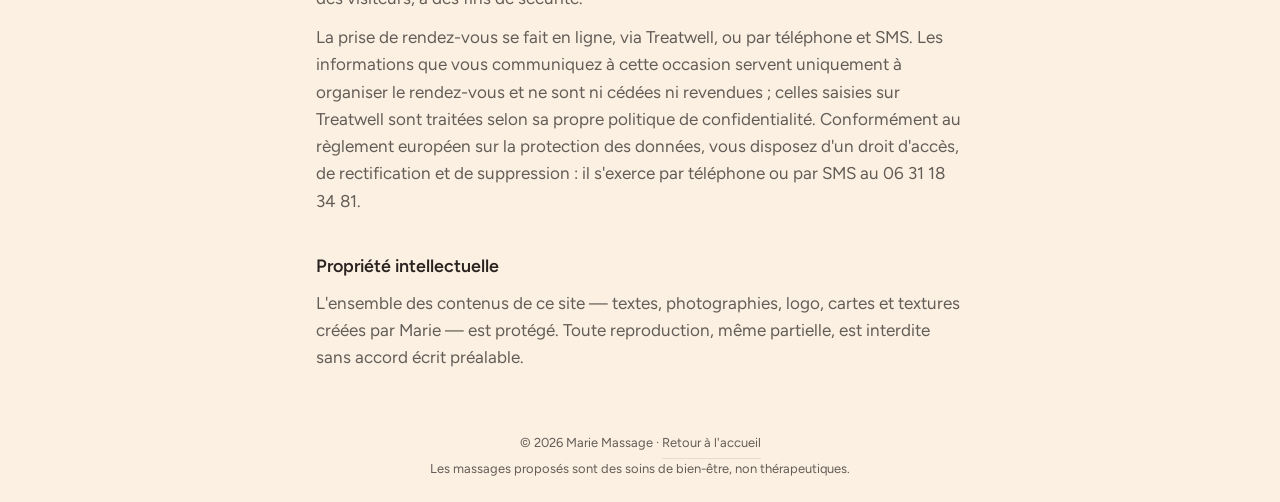
<file: mentions-legales/index.html>
<!DOCTYPE html>
<html lang="fr">
<head>
  <meta charset="UTF-8">
  <meta name="viewport" content="width=device-width, initial-scale=1.0, viewport-fit=cover">
  <title>Mentions légales — Marie Massage</title>
  <meta name="description" content="Mentions légales et politique de confidentialité de Marie Massage.">
  <link rel="canonical" href="https://sringot.github.io/per-/mentions-legales/">

  <!-- Aperçu du lien partagé. L'adresse est réécrite à la publication
       (tools-publier.py, ligne DOMAINE). -->
  <meta property="og:type" content="website">
  <meta property="og:site_name" content="Marie Massage">
  <meta property="og:locale" content="fr_FR">
  <meta property="og:title" content="Mentions légales — Marie Massage">
  <meta property="og:description" content="Mentions légales et politique de confidentialité de Marie Massage.">
  <meta property="og:url" content="https://sringot.github.io/per-/mentions-legales/">
  <meta property="og:image" content="https://sringot.github.io/per-/assets/img/partage.jpg">
  <meta property="og:image:width" content="1200">
  <meta property="og:image:height" content="630">
  <meta name="twitter:card" content="summary_large_image">

  <link rel="icon" href="../assets/img/favicon.png" sizes="32x32">
  <link rel="apple-touch-icon" href="../assets/img/favicon-180.png">

  <link rel="preload" as="font" type="font/woff2" href="../assets/fonts/figtree-400-latin.woff2" crossorigin>

  <link rel="stylesheet" href="../assets/css/fonts.css">
  <link rel="stylesheet" href="../assets/css/v2.css">
  <!-- Mesure d'audience : Umami, sans cookie ni donnée personnelle (voir
       les mentions légales). `data-domains` : seules les visites du vrai
       site comptent, pas l'aperçu ni les essais en local. -->
  <script defer src="https://cloud.umami.is/script.js" data-website-id="faaa10ee-f019-45cb-a098-148fd44e9926" data-domains="marieemassage.com,www.marieemassage.com"></script>
</head>
<body>

<div class="halo" aria-hidden="true"></div>

<!-- La même croix que dans les rubriques : elle ramène à l'accueil. -->
<a class="fermer fermer--page" href="../" aria-label="Fermer et revenir à l'accueil">
  <svg viewBox="0 0 24 24" aria-hidden="true"><path d="m6 6 12 12M18 6 6 18"/></svg>
</a>

<main class="annexe" id="main">
  <p class="sur-titre">Informations légales</p>
  <h1>Mentions légales</h1>

    <!-- Mentions obligatoires (LCEN, art. 6). Une donnée provisoire s'écrit
         dans un <span class="fictif"> : tools-publier.py refuse de publier
         tant qu'il en reste une. -->
    <h2 class="legal__h">Éditrice du site</h2>
    <p>
    Marie RINGOT<br>
    Entrepreneur individuel (micro-entreprise) · SIRET 843&nbsp;467&nbsp;283&nbsp;00027<br>
    59 rue Jean Bart, 78180 Montigny-le-Bretonneux<br>
    Téléphone : 06 31 18 34 81 · E-mail : <a href="mailto:mariemassage.be@gmail.com">mariemassage.be@gmail.com</a>
    </p>
    <h2 class="legal__h">Directrice de la publication</h2>
    <p>Marie RINGOT</p>
    <h2 class="legal__h">Hébergement</h2>
    <p>
    GitHub, Inc. (service GitHub Pages)<br>
    88 Colin P. Kelly Jr. Street, San Francisco, CA 94107, États-Unis<br>
    <a href="https://github.com">github.com</a> · Téléphone : +1&nbsp;877&nbsp;448&nbsp;4820
    </p>
    <h2 class="legal__h">Nom de domaine</h2>
    <p>
    marieemassage.com, enregistré auprès d'OVH SAS,
    2 rue Kellermann, 59100 Roubaix, France.
    </p>
    <h2 class="legal__h">Nature des prestations</h2>
    <p>
    Les massages proposés sont des soins de <b>bien-être et de
    relaxation</b>. Ils ne relèvent ni de la kinésithérapie ni d'aucune
    pratique médicale, ne constituent pas un acte de soin et ne
    remplacent en aucun cas un avis médical.
    </p>
    <h2 class="legal__h">Avis clientes</h2>
    <p>
    Les avis affichés sur ce site ont été laissés par des clientes sur
    Google et sur Treatwell. Ils sont recopiés mot pour mot, avec le
    prénom de leur autrice et leur plateforme d'origine, où ils peuvent
    être consultés. Chaque jour, les avis Google que Google met en avant
    (cinq au plus) sont repris automatiquement, quelle que soit leur note ;
    seuls les avis sans commentaire écrit ne sont pas repris. La note
    moyenne est calculée sur les avis affichés. Aucun avis n'est rédigé ni
    rémunéré par Marie.
    </p>
    <!-- Pas de médiateur de la consommation pour l'instant, par choix de
         Marie. S'il y en a un un jour, remplacer « Réclamation » par :
         <h2>Médiation de la consommation</h2> En cas de litige, et après une
         démarche écrite restée sans réponse satisfaisante auprès de Marie,
         vous pouvez recourir gratuitement au médiateur de la consommation :
         [nom, adresse, site]. -->
    <h2 class="legal__h">Réclamation</h2>
    <p>
    Une question ou une remarque sur une séance ? Écrivez ou appelez
    Marie directement, au 06&nbsp;31&nbsp;18&nbsp;34&nbsp;81 : elle vous répond
    personnellement.
    </p>
    <h2 class="legal__h">Données personnelles</h2>
    <p>
    Ce site ne dépose aucun cookie et ne collecte aucune donnée
    personnelle. Il mesure sa fréquentation avec Umami (umami.is), un outil
    de statistiques anonymes : pages consultées, durée de visite, type
    d'appareil, pays et site de provenance, sans cookie, sans
    identification des visiteurs et sans conservation de l'adresse IP. Ces
    statistiques servent uniquement à améliorer le site. Les polices de
    caractères sont hébergées sur le site. Comme tout hébergeur, GitHub
    peut enregistrer temporairement l'adresse IP des visiteurs, à des fins
    de sécurité.
    </p>
    <p>
    La prise de rendez-vous se fait en ligne, via Treatwell, ou par
    téléphone et SMS. Les informations que vous communiquez à cette
    occasion servent uniquement à organiser le rendez-vous et ne sont ni
    cédées ni revendues ; celles saisies sur Treatwell sont traitées selon
    sa propre politique de confidentialité. Conformément au règlement
    européen sur la protection des données, vous disposez d'un droit
    d'accès, de rectification et de suppression : il s'exerce par
    téléphone ou par SMS au 06 31 18 34 81.
    </p>
    <h2 class="legal__h">Propriété intellectuelle</h2>
    <p>
    L'ensemble des contenus de ce site — textes, photographies, logo,
    cartes et textures créées par Marie — est protégé. Toute
    reproduction, même partielle, est interdite sans accord écrit
    préalable.
    </p>
</main>

<footer class="pied">
  <p>© <span id="annee">2026</span> Marie Massage · <a href="../">Retour à l'accueil</a></p>
  <p class="pied__note">Les massages proposés sont des soins de bien-être, non thérapeutiques.</p>
</footer>

<script src="../assets/js/v2.js"></script>
</body>
</html>
</file>
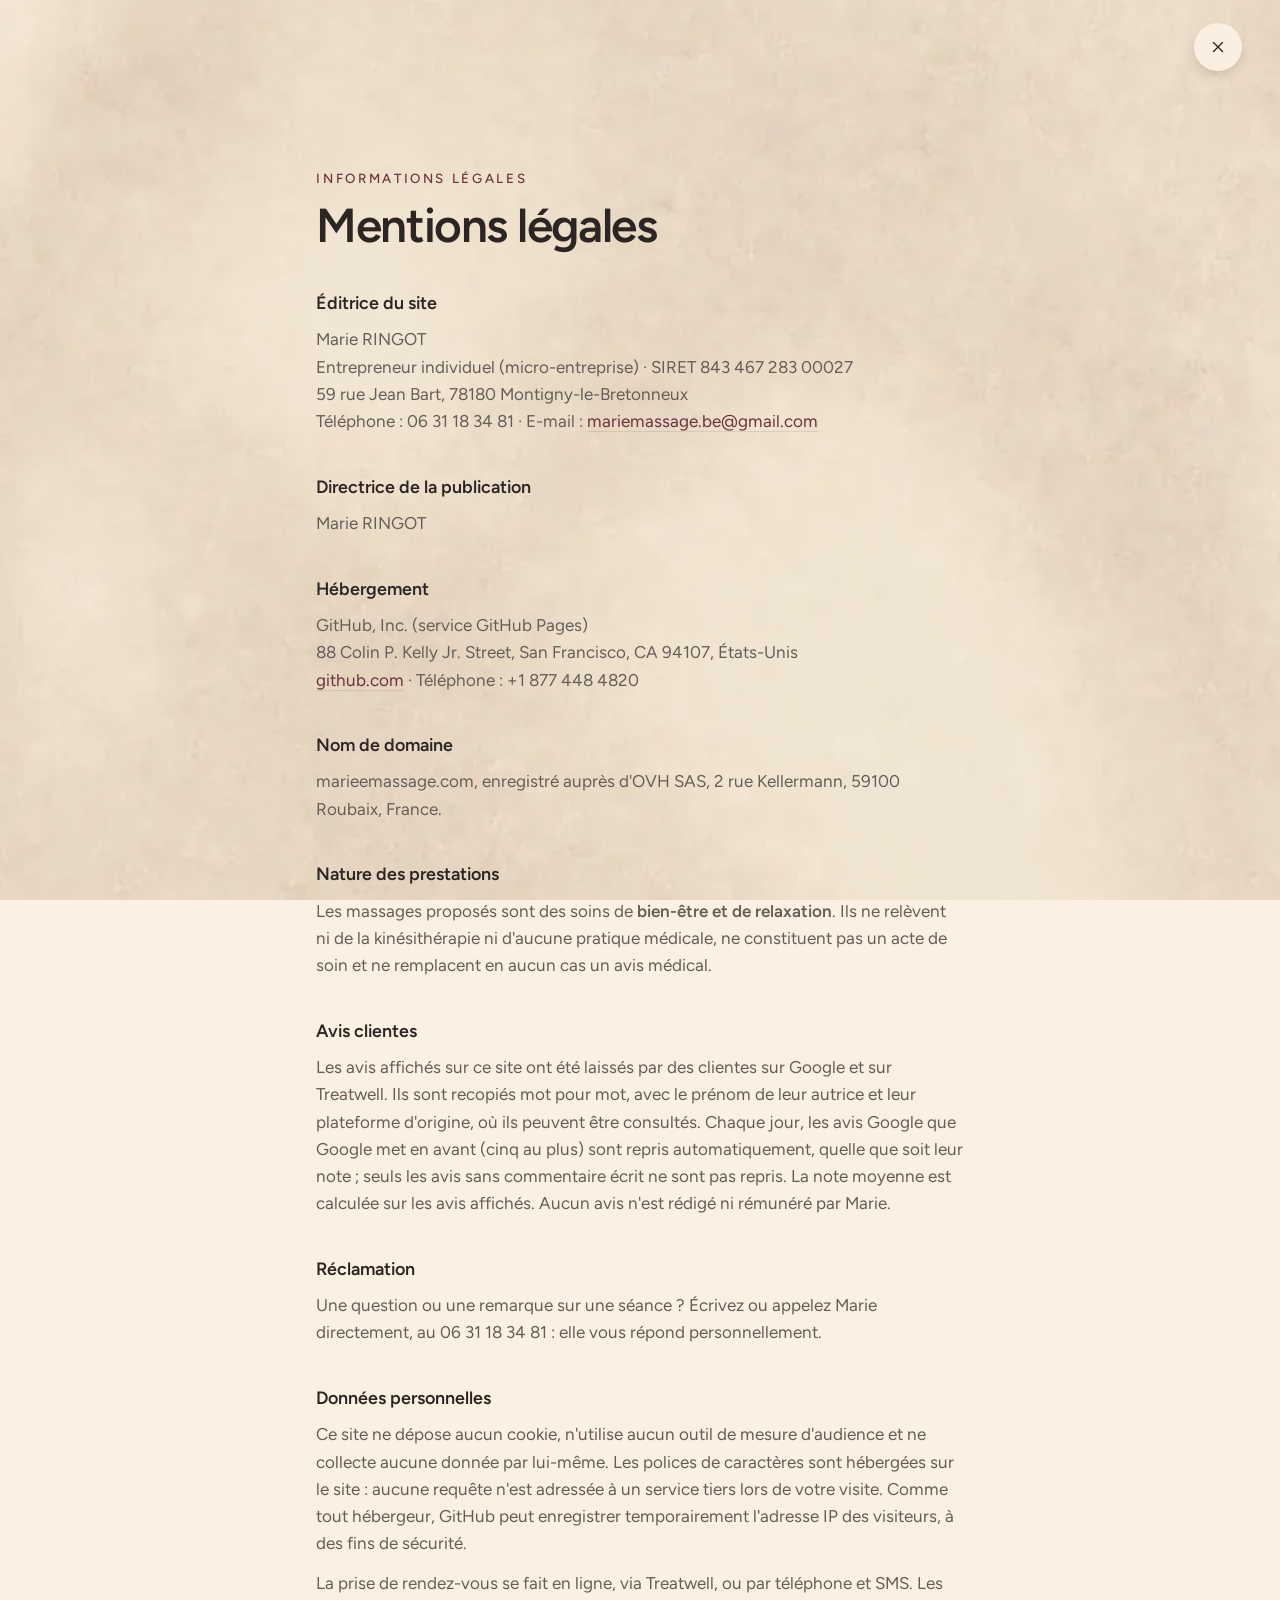
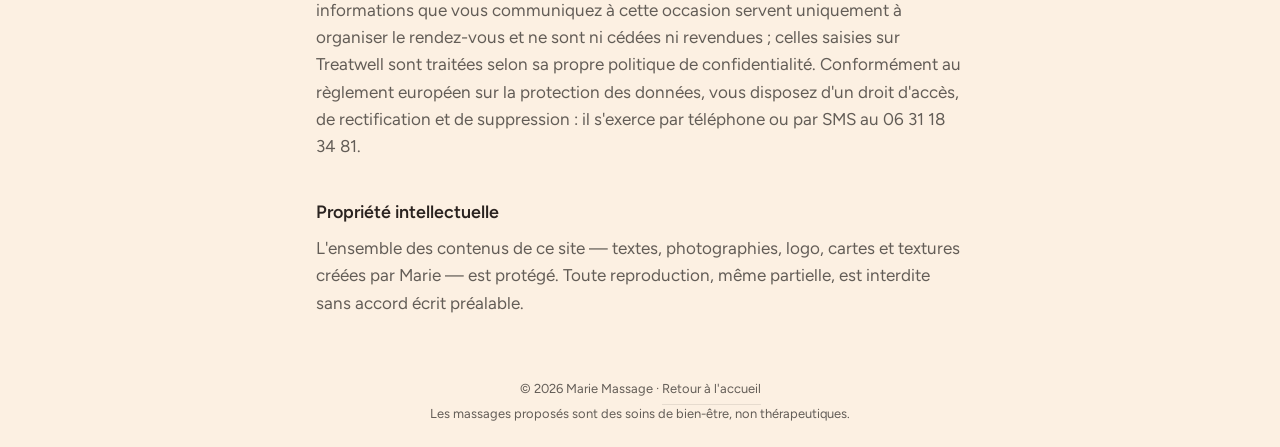
<file: mentions-legales.html>
<!DOCTYPE html>
<html lang="fr">
<head>
  <meta charset="UTF-8">
  <meta name="viewport" content="width=device-width, initial-scale=1.0, viewport-fit=cover">
  <title>Mentions légales — Marie Massage</title>
  <meta name="description" content="Mentions légales et politique de confidentialité de Marie Massage.">
  <link rel="canonical" href="https://sringot.github.io/per-/mentions-legales.html">

  <!-- Aperçu du lien partagé. L'adresse est réécrite à la publication
       (tools-publier.py, ligne DOMAINE). -->
  <meta property="og:type" content="website">
  <meta property="og:site_name" content="Marie Massage">
  <meta property="og:locale" content="fr_FR">
  <meta property="og:title" content="Mentions légales — Marie Massage">
  <meta property="og:description" content="Mentions légales et politique de confidentialité de Marie Massage.">
  <meta property="og:url" content="https://sringot.github.io/per-/mentions-legales.html">
  <meta property="og:image" content="https://sringot.github.io/per-/assets/img/partage.jpg">
  <meta property="og:image:width" content="1200">
  <meta property="og:image:height" content="630">
  <meta name="twitter:card" content="summary_large_image">

  <link rel="icon" href="assets/img/favicon.png" sizes="32x32">
  <link rel="apple-touch-icon" href="assets/img/favicon-180.png">

  <link rel="preload" as="font" type="font/woff2" href="assets/fonts/figtree-400-latin.woff2" crossorigin>

  <link rel="stylesheet" href="assets/css/fonts.css">
  <link rel="stylesheet" href="assets/css/v2.css">
</head>
<body>

<div class="halo" aria-hidden="true"></div>

<!-- La même croix que dans les rubriques : elle ramène à l'accueil. -->
<a class="fermer fermer--page" href="./" aria-label="Fermer et revenir à l'accueil">
  <svg viewBox="0 0 24 24" aria-hidden="true"><path d="m6 6 12 12M18 6 6 18"/></svg>
</a>

<main class="annexe" id="main">
  <p class="sur-titre">Informations légales</p>
  <h1>Mentions légales</h1>

    <!-- Mentions obligatoires (LCEN, art. 6). Une donnée provisoire s'écrit
         dans un <span class="fictif"> : tools-publier.py refuse de publier
         tant qu'il en reste une. -->
    <h2 class="legal__h">Éditrice du site</h2>
    <p>
    Marie RINGOT<br>
    Entrepreneur individuel (micro-entreprise) · SIRET 843&nbsp;467&nbsp;283&nbsp;00027<br>
    59 rue Jean Bart, 78180 Montigny-le-Bretonneux<br>
    Téléphone : 06 31 18 34 81 · E-mail : <a href="mailto:mariemassage.be@gmail.com">mariemassage.be@gmail.com</a>
    </p>
    <h2 class="legal__h">Directrice de la publication</h2>
    <p>Marie RINGOT</p>
    <h2 class="legal__h">Hébergement</h2>
    <p>
    GitHub, Inc. (service GitHub Pages)<br>
    88 Colin P. Kelly Jr. Street, San Francisco, CA 94107, États-Unis<br>
    <a href="https://github.com">github.com</a> · Téléphone : +1&nbsp;877&nbsp;448&nbsp;4820
    </p>
    <h2 class="legal__h">Nom de domaine</h2>
    <p>
    marieemassage.com, enregistré auprès d'OVH SAS,
    2 rue Kellermann, 59100 Roubaix, France.
    </p>
    <h2 class="legal__h">Nature des prestations</h2>
    <p>
    Les massages proposés sont des soins de <b>bien-être et de
    relaxation</b>. Ils ne relèvent ni de la kinésithérapie ni d'aucune
    pratique médicale, ne constituent pas un acte de soin et ne
    remplacent en aucun cas un avis médical.
    </p>
    <h2 class="legal__h">Avis clientes</h2>
    <p>
    Les avis affichés sur ce site ont été laissés par des clientes sur
    Google et sur Treatwell. Ils sont recopiés mot pour mot, avec le
    prénom de leur autrice et leur plateforme d'origine, où ils peuvent
    être consultés. Chaque jour, les avis Google que Google met en avant
    (cinq au plus) sont repris automatiquement, quelle que soit leur note ;
    seuls les avis sans commentaire écrit ne sont pas repris. La note
    moyenne est calculée sur les avis affichés. Aucun avis n'est rédigé ni
    rémunéré par Marie.
    </p>
    <!-- Pas de médiateur de la consommation pour l'instant, par choix de
         Marie. S'il y en a un un jour, remplacer « Réclamation » par :
         <h2>Médiation de la consommation</h2> En cas de litige, et après une
         démarche écrite restée sans réponse satisfaisante auprès de Marie,
         vous pouvez recourir gratuitement au médiateur de la consommation :
         [nom, adresse, site]. -->
    <h2 class="legal__h">Réclamation</h2>
    <p>
    Une question ou une remarque sur une séance ? Écrivez ou appelez
    Marie directement, au 06&nbsp;31&nbsp;18&nbsp;34&nbsp;81 : elle vous répond
    personnellement.
    </p>
    <h2 class="legal__h">Données personnelles</h2>
    <p>
    Ce site ne dépose aucun cookie, n'utilise aucun outil de mesure
    d'audience et ne collecte aucune donnée par lui-même. Les polices de
    caractères sont hébergées sur le site : aucune requête n'est adressée
    à un service tiers lors de votre visite. Comme tout hébergeur, GitHub
    peut enregistrer temporairement l'adresse IP des visiteurs, à des
    fins de sécurité.
    </p>
    <p>
    La prise de rendez-vous se fait en ligne, via Treatwell, ou par
    téléphone et SMS. Les informations que vous communiquez à cette
    occasion servent uniquement à organiser le rendez-vous et ne sont ni
    cédées ni revendues ; celles saisies sur Treatwell sont traitées selon
    sa propre politique de confidentialité. Conformément au règlement
    européen sur la protection des données, vous disposez d'un droit
    d'accès, de rectification et de suppression : il s'exerce par
    téléphone ou par SMS au 06 31 18 34 81.
    </p>
    <h2 class="legal__h">Propriété intellectuelle</h2>
    <p>
    L'ensemble des contenus de ce site — textes, photographies, logo,
    cartes et textures créées par Marie — est protégé. Toute
    reproduction, même partielle, est interdite sans accord écrit
    préalable.
    </p>
</main>

<footer class="pied">
  <p>© <span id="annee">2026</span> Marie Massage · <a href="./">Retour à l'accueil</a></p>
  <p class="pied__note">Les massages proposés sont des soins de bien-être, non thérapeutiques.</p>
</footer>

<script src="assets/js/v2.js"></script>
</body>
</html>
</file>
<file: assets/css/fonts.css>
/* Figtree, auto-hébergée.

   Les fichiers 400/500/600 livrés par Google Fonts sont **le même fichier**
   (md5 identiques) : c'est une police variable, pas trois coupes statiques.
   Déclarées séparément, elles se téléchargeaient trois fois — 60 Ko pour
   20 Ko utiles, et la graisse 500 des libellés de bulles arrivait en retard
   faute d'être préchargée. Une seule déclaration couvrant 400 à 600 suffit. */
@font-face{
  font-family:'Figtree';
  font-style:normal;
  font-weight:400 600;
  font-display:swap;
  src:url('../fonts/figtree-400-latin.woff2') format('woff2');
  unicode-range:U+0000-00FF,U+0131,U+0152-0153,U+02BB-02BC,U+02C6,U+02DA,U+02DC,
                U+0304,U+0308,U+0329,U+2000-206F,U+2074,U+20AC,U+2122,U+2191,
                U+2193,U+2212,U+2215,U+FEFF,U+FFFD;
}

/* Le sous-ensemble « latin étendu » a été retiré : aucun caractère de la
   page n'en relève, tout le français tient dans le premier. Il était
   pourtant téléchargé — trois diacritiques combinantes appartiennent aux
   deux plages, ce qui suffisait à le déclencher : 10 Ko et une requête
   pour zéro glyphe rendu. */
</file>
<file: assets/css/v2.css>
/* =========================================================
   MARIE MASSAGE — V2 « bulles »

   Un seul écran, jamais de défilement à l'accueil : une photo,
   un titre, cinq bulles. Le contenu vit dans des panneaux qui
   s'ouvrent depuis la bulle qu'on touche — la bulle grandit
   jusqu'à remplir l'écran.

   Même charte que la V1 : Figtree, socle crème, relief doux — l'accent
   est le bordeaux du logo de Marie.
   ========================================================= */

/* ---------- 1. VARIABLES ---------- */
:root{
  /* L'accent du site est celui du logo officiel de Marie : le bordeaux de
     son disque, relevé sur le fichier. Il a remplacé l'ocre, qui ne venait
     de nulle part dans son identité. La variable ne dit plus une teinte
     mais un rôle — la prochaine fois qu'elle change, son nom reste vrai. */
  --accent:     #6A2F3C;
  --accent-d:   #4B212B;
  /* Le socle est **relevé sur l'image de fond** (sa teinte médiane), et non
     choisi à part : tout le langage de relief repose sur des surfaces qui
     partagent la couleur du fond. Resté au crème d'avant, plus gris que
     l'image, chaque bulle se détachait comme un disque gris posé dessus au
     lieu d'être creusée dans la page. */
  --card:       #FCF0E2;
  --ink:        #2A2320;
  --ink-soft:   #635D57;
  --line:       rgba(42,35,32,.10);
  --white:      #FFF;

  /* La lumière du relief doux est éteinte : elle faisait un halo blanc
     autour de tout ce qui passait sur une image ou sur une page en couleur
     — les bulles, les photos, les avis, les boutons. Le jeton reste, les
     ombres qui l'emploient n'en gardent que la moitié sombre. */
  --nm-light:   rgba(255,255,255,0);
  --nm-dark:    rgba(122,104,84,.18);
  --nm-out:     -5px -5px 12px var(--nm-light), 6px 7px 16px var(--nm-dark);
  --nm-out-lg:  -8px -8px 20px var(--nm-light), 10px 12px 26px var(--nm-dark);
  --nm-in:      inset -3px -3px 8px var(--nm-light), inset 4px 4px 9px var(--nm-dark);
  /* Les bulles n'ont que la moitié sombre du relief : sans lumière blanche,
     pas de halo quand elles passent sur une image. */
  --bulle-ombre:       0 6px 14px -4px rgba(42,35,32,.24);
  --bulle-ombre-haute: 0 12px 22px -6px rgba(42,35,32,.28);
  --bulle-creux:       inset 0 2px 7px rgba(42,35,32,.22);

  /* Le bruit du grain du papier, généré par le navigateur. */
  --grain: url("data:image/svg+xml,%3Csvg xmlns='http://www.w3.org/2000/svg' width='220' height='220'%3E%3Cfilter id='g'%3E%3CfeTurbulence type='fractalNoise' baseFrequency='.86' numOctaves='3'/%3E%3C/filter%3E%3Crect width='100%25' height='100%25' filter='url(%23g)'/%3E%3C/svg%3E");

  /* La police des grands titres. Figtree en attendant « 8 », la police des
     posts de Marie : le jour où son projet Adobe Fonts existe, c'est cette
     seule ligne qui change. */
  --police-titre: 'Figtree', system-ui, -apple-system, 'Segoe UI', sans-serif;


  --r-lg:       26px;

  /* Une couleur par rubrique, tirée des cartes de soins. Deux valeurs
     pour chacune : `-i` pour les tracés (icônes, filets — 3:1 suffit)
     et `-t` pour le petit texte (4,5:1). Les tons bruts des cartes sont
     trop pâles sur le socle crème : la sauge y tombe à 2:1, le jaune à
     1,1:1. Ils sont donc foncés juste ce qu'il faut, par le même calcul
     que celui des cartes — la teinte reste reconnaissable.

     Les valeurs `-t` sont calculées non pas sur le crème nu mais sur le
     **crème lavé de 13 % de la teinte**, celui du haut des panneaux : le
     lavis assombrit le fond, et trois d'entre elles y retombaient à
     4,1-4,2:1. */
  /* Une troisième valeur par rubrique, `-h` : l'encre d'un titre de section.
     Les bandeaux sont lavés de 20 % de la teinte, plus foncés que les 13 %
     sur lesquels les valeurs `-t` avaient été calculées — quatre d'entre
     elles y retombaient à 3,8-4,2:1. Celles-ci sont relevées par le même
     calcul, sur le fond réel du bandeau. */
  --moi-i:      #A47864;  --moi-t:      #805E4E;  --moi-h:      #79594A;
  --lieu-i:     #898D7F;  --lieu-t:     #67695F;  --lieu-h:      #606359;   /* sauge     */
  --massages-i: #988968;  --massages-t: #786C52;  --massages-h:      #6A6049;   /* jaune     */
  --avis-i:     #B37D79;  --avis-t:     #875E5B;  --avis-h:      #7D5855;   /* rose      */
  --rdv-i:      #6A2F3C;  --rdv-t:      #6A2F3C;  --rdv-h:      #6A2F3C;   /* bordeaux  */

  /* Le filigrane des panneaux. Une seule teinte pour les cinq, à dessein :
     c'est le même fond partout, pas un accord par rubrique. */
  --filigrane:  #A47864;

  --ease:       cubic-bezier(.22,.68,.28,1);
  --ease-out:   cubic-bezier(.16,1,.3,1);
  /* Jamais moins que l'encoche, quand le téléphone est couché : le site
     passe sous les bords de l'écran (`viewport-fit=cover`, voir index). */
  --pad:        max(clamp(1.1rem,4vw,3rem), env(safe-area-inset-left, 0px), env(safe-area-inset-right, 0px));
  /* Sur iPhone, ce que couvrent l'heure en haut et la barre d'accueil en
     bas. Le site passe dessous — sinon Safari peignait là deux bandes
     crème au-dessus et au-dessous de la photo — et ce qui doit rester
     lisible ou touchable s'en écarte d'autant. Nuls ailleurs. */
  --haut:       env(safe-area-inset-top, 0px);
  --bas:        env(safe-area-inset-bottom, 0px);
}

/* ---------- 2. SOCLE ---------- */
*,*::before,*::after{ box-sizing:border-box; }
*{ margin:0; padding:0; }

html{
  -webkit-text-size-adjust:100%;
  background:var(--card);
}
/* L'accueil tient dans un écran — mais par sa mise en page, pas par un
   verrou. `overflow:hidden` sur `html` a été retiré : à 200 % de zoom, ou
   avec une police système à 24 px, la composition dépasse la fenêtre et
   le verrou rendait alors les bulles et le pied de page **inatteignables**,
   ni au doigt ni au clavier. Aux tailles normales rien ne défile de toute
   façon, la page tenant exactement dans la fenêtre — vérifié de 280 × 653
   à 1920 × 1080. */
body{
  font-family:'Figtree',system-ui,-apple-system,'Segoe UI',sans-serif;
  font-size:clamp(.94rem,.35vw + .86rem,1rem);
  line-height:1.6;
  color:var(--ink);
  background:var(--card);
  -webkit-font-smoothing:antialiased;
  min-height:100svh;
  display:flex; flex-direction:column;
}
img{ display:block; max-width:100%; }
button{ background:none; border:0; font:inherit; color:inherit; cursor:pointer; }
a{ color:inherit; text-decoration:none; }
ul{ list-style:none; }

/* Confort au toucher : pas de délai de double-appui, pas de voile gris. */
a, button{ touch-action:manipulation; -webkit-tap-highlight-color:transparent; }
img{ -webkit-user-drag:none; user-select:none; pointer-events:none; }

/* --- Le grain ---
   Le socle crème est un aplat, et un aplat se lit comme une couleur, pas
   comme une matière. Un grain très fin par-dessus tout le site — 3,5 % —
   suffit à le faire passer pour du papier. On ne le voit pas ; on voit
   qu'il manque quand on l'enlève.

   Le bruit est généré par le navigateur (`feTurbulence`) plutôt que servi
   en image : 300 octets au lieu de plusieurs dizaines de kilo-octets, et
   aucun motif qui se répète. */
body::after{
  content:''; position:fixed; inset:0; z-index:999;
  pointer-events:none; opacity:.035;
  background-image:var(--grain);
}

.evitement{
  position:fixed; top:calc(.6rem + var(--haut)); left:.6rem; z-index:99;
  background:var(--accent); color:var(--white);
  padding:.7rem 1.1rem; border-radius:999px; min-height:44px;
  display:inline-flex; align-items:center;
  /* Remonté de toute sa hauteur plus sa distance au bord : avec la marge
     de l'encoche, -200 % ne suffisait plus et le lien dépassait en haut. */
  transform:translateY(calc(-100% - .6rem - var(--haut) - 8px)); transition:transform .3s var(--ease);
}
.evitement:focus{ transform:none; }
:focus-visible{ outline:2.5px solid var(--accent); outline-offset:4px; border-radius:6px; }
/* Après un appui au doigt ou à la souris, pas d'anneau — même quand c'est
   le script qui a posé le focus. Voir la note de v2.js : les moteurs ne
   s'accordent pas sur ce cas, et sur iOS l'anneau restait affiché après
   avoir simplement touché un bouton. Le lien d'évitement fait exception :
   il n'existe que pour le clavier. */
[data-pointeur] :focus-visible:not(.evitement){ outline:none; }

/* ---------- 3. L'ACCUEIL ----------
   Composition décentrée : la photo se pose à gauche, le nom et les bulles
   la suivent. Sur téléphone la colonne unique reste calée à gauche plutôt
   que centrée — c'est le même déséquilibre voulu, dans un format étroit. */
.scene{
  flex:1;
  /* Téléphone : la photo prend la largeur, les bulles se rangent en
     colonne contre elle. C'est ce qui la fait grandir — la bande droite
     restait vide, et la photo était bornée par la hauteur pour ne pas
     pousser les bulles hors de l'écran. */
  display:grid;
  grid-template-columns:minmax(0,1fr) auto;
  grid-template-areas:
    "logo  logo"
    "photo photo"
    "mot   mot";
  align-content:center; justify-items:start;
  column-gap:clamp(.7rem,3vw,1.2rem);
  row-gap:clamp(.6rem,1.8vh,1.2rem);
  padding:calc(clamp(1rem,3vh,2rem) + var(--haut)) var(--pad) clamp(1rem,3vh,2rem);
  text-align:left;
  position:relative;
  width:100%; max-width:1180px; margin-inline:auto;
}
.logo    { grid-area:logo; }
.portrait{ grid-area:photo; }
.mot     { grid-area:mot; }
.mot{
  display:flex; flex-direction:column; align-items:flex-start;
  gap:clamp(.3rem,1vh,.6rem);
  min-width:0;
}

/* --- Le fond de l'accueil ---
   Le même filigrane que les panneaux, à la même place et à la même teinte :
   l'accueil et les rubriques doivent partager un fond, pas se ressembler.

   Il remplace l'image de fond de la V2 — un dégradé crème de 6 Ko portant
   l'ancien pictogramme. Le masque fait un kilo-octet, reste net à toutes les
   tailles et sa couleur se règle depuis le CSS ; l'image imposait la sienne.
   `tools-fond.py` et les deux `fond*.webp` ne servent donc plus.

   Fixé à la fenêtre plutôt que posé dans la scène : celle-ci est bornée à
   1180 px, le fond s'y serait arrêté et les bords d'un grand écran seraient
   restés crème nu. Fixé, il ne compte pas non plus dans le débordement. */
/* Le repère est volontairement coupé par le bord droit de l'écran. En
   position fixe il y débordait vraiment, et la page gagnait un défilement
   horizontal de 31 px sur téléphone. La couche qui le porte occupe donc la
   fenêtre entière et le recadre elle-même — le repère, lui, garde
   exactement les règles des panneaux. */
.filigrane-fond{
  position:fixed; inset:0; z-index:0; pointer-events:none; overflow:hidden;
}

/* La photo et son voile sont les deux couches de fond de l'accueil sur
   téléphone : elles restent au-dessous du texte, que la règle suivante
   remonte. `:where()` ne pèse rien dans la spécificité — c'est ce qui
   permet d'allonger cette liste sans que la règle prenne le dessus sur
   les styles des éléments qu'elle vise. */
.scene > *:not(:where(.filigrane-fond, .portrait, .voile)){ position:relative; z-index:1; }

/* Écran large : deux colonnes. Le pictogramme coiffe la photo, le nom et
   les bulles occupent la colonne de droite, centrés sur la hauteur.

   Le seuil est à 820 px et non à 700. Entre les deux, la colonne de droite
   n'était plus assez large pour cinq bulles en ligne : sur une tablette de
   768 px la page débordait de 132 px sur le côté. La composition d'origine
   — l'arche et la colonne de bulles à son flanc — y tient sans forcer. */
@media (min-width:820px) and (min-height:560px){
  .scene{
    grid-template-columns:auto minmax(0,1fr);
    grid-template-areas:
      "logo  mot"
      "photo mot";
    align-content:center; align-items:center; justify-items:start;
    column-gap:clamp(2rem,5vw,4.5rem);
    row-gap:clamp(.6rem,1.8vh,1.2rem);
  }
  /* Sur écran large, la composition tient à gauche : les nappes de droite
     s'élargissent pour que le vide reste habité au lieu d'être blanc. */
}

/* Le pictogramme seul, en tête d'écran. Il tient lieu d'en-tête : il n'y
   en a pas d'autre sur ce site. `alt` vide — le nom de la marque est juste
   dessous, en titre ; le répéter n'apprendrait rien à un lecteur d'écran. */
.logo{
  width:clamp(34px,7vh,52px); height:auto;
  margin-bottom:clamp(.1rem,1vh,.5rem);
}

/* L'arche de la V1, reprise telle quelle : le cadre est plus haut que
   large et s'arrondit en demi-cercle vers le haut. La hauteur est pilotée
   en `vh` et la largeur en découle — dans un écran qui ne défile pas,
   c'est la hauteur qui est rare, pas la largeur. */
.portrait{
  /* Sur téléphone la photo remplit sa colonne — la hauteur suit le rapport
     de l'arche. Le `min()` garde une seconde borne en hauteur d'écran :
     sur un téléphone couché, la colonne est très large et la photo
     dépassait de 280 px. Deux limites, pas une. */
  /* Sur téléphone, la photo **s'étire à la hauteur de la colonne de
     bulles** : c'est la colonne qui fixe la rangée, et la photo la remplit.
     Un rapport d'image figé ne pouvait pas garantir cette égalité — la
     hauteur des bulles dépend de leur taille, la sienne de sa largeur, et
     les deux ne tombaient juste qu'à une largeur d'écran précise. */
  width:min(100%, 40vh); height:auto; align-self:stretch;
  border-radius:min(50vw,290px) min(50vw,290px) var(--r-lg) var(--r-lg);
  overflow:hidden;
  box-shadow:var(--nm-out-lg);
}
.portrait picture{ display:block; height:100%; }
/* La découpe suit : le cadre n'a plus de rapport fixe, l'image le remplit
   en se recadrant plutôt qu'en se déformant. */
.portrait img{ object-position:50% 32%; }
.portrait img{ width:100%; height:100%; object-fit:cover; }
@keyframes souffle{
  0%,100%{ transform:translateY(0) scale(1); }
  50%    { transform:translateY(-7px) scale(1.012); }
}

/* « marieemassage » fait treize signes là où « Marie » en faisait cinq :
   l'échelle est calée pour que le nom tienne sur une ligne dès 320 px,
   sans quoi il se couperait en plein milieu du mot. */
.titre{
  font-size:clamp(1.75rem,6.6vw,3.5rem);
  font-weight:600; line-height:1; letter-spacing:-.035em;
  color:var(--ink);
  /* Un seul mot : il ne peut pas se couper aux espaces. À très fort
     agrandissement il vaut mieux qu'il se coupe que qu'il déborde. */
  overflow-wrap:anywhere;
}
.accroche{
  font-size:clamp(.82rem,2.4vw,.98rem);
  color:var(--ink-soft); max-width:34ch;
  /* Deux lignes de longueur voisine plutôt qu'une longue et un mot seul. */
  text-wrap:balance;
}
/* Les trois faits qui décidaient d'un rendez-vous et qu'il fallait aller
   chercher dans « Moi » et « Massages ». Ils prennent la forme des bulles
   — même socle, même relief — pour qu'on les lise comme des repères et non
   comme une phrase de plus. */
/* 11,5 px et non 12 : c'est la plus grande taille à laquelle les trois
   faits tiennent encore sur une seule ligne à 390 px — le format de
   référence, et la composition validée. Ils partaient de 9,9 px. */
.faits{
  display:flex; flex-wrap:wrap; gap:.3rem;
  font-size:clamp(.72rem,2.2vw,.82rem); line-height:1;
}
.faits span{
  padding:.45rem .58rem; border-radius:2rem;
  background:var(--card); box-shadow:var(--nm-out);
  color:var(--ink-soft); white-space:nowrap;
}
.insecable{ white-space:nowrap; }

/* Le voile n'existe que sur téléphone, où la photo occupe l'écran entier.
   Ailleurs la photo garde son arche et rien ne se pose dessus. */
.voile{ display:none; }
.teinte{ display:none; }
/* La ligne de métier et les deux boutons de l'accueil : grand écran
   seulement (bloc « Accueil partagé », en fin de feuille). */
.sur-ligne, .actions{ display:none; }

/* ---------- 4. LES BULLES ---------- */

/* La bulle et son panneau portent la même teinte : c'est ce qui fait
   qu'une rubrique se reconnaît avant même d'être lue. Le disque reste
   crème et seul le tracé se colore — cinq ronds pleins et vifs sur
   l'accueil basculeraient du côté de l'application pour enfants. */
.bulle[data-ouvre="moi"],      #moi     { --teinte:var(--moi-i);      --teinte-t:var(--moi-t); --teinte-h:var(--moi-h); }
.bulle[data-ouvre="lieu"],     #lieu    { --teinte:var(--lieu-i);     --teinte-t:var(--lieu-t); --teinte-h:var(--lieu-h); }
.bulle[data-ouvre="massages"], #massages{ --teinte:var(--massages-i); --teinte-t:var(--massages-t); --teinte-h:var(--massages-h); }
.bulle[data-ouvre="avis"],     #avis    { --teinte:var(--avis-i);     --teinte-t:var(--avis-t); --teinte-h:var(--avis-h); }
.bulle[data-ouvre="rdv"],      #rdv     { --teinte:var(--rdv-i);      --teinte-t:var(--rdv-t); --teinte-h:var(--rdv-h); }

/* La barre est fixée au bas de la fenêtre et passe **au-dessus** des
   panneaux (z-index 60 contre 50) : c'est le même élément sur l'accueil et
   à l'intérieur d'une rubrique. Changer de rubrique ne demande donc plus de
   refermer d'abord.

   Sa hauteur est publiée dans `--barre`, mesurée au chargement par le
   script : le pied de page et les panneaux s'en servent pour réserver la
   place. Une valeur écrite ici à la main aurait menti dès que la taille du
   texte du système change. */
.bulles{
  position:fixed; inset:auto 0 var(--pied) 0; z-index:60;
  display:flex; align-items:flex-start; justify-content:center;
  gap:clamp(.3rem,2.6vw,1.5rem);
  /* La barre d'accueil de l'iPhone est gardée par le pied de page, dessous. */
  padding:.5rem var(--pad);
}
/* Pendant la lecture d'une rubrique, la barre glisse hors de l'écran (le
   script pose `.barre-cachee`, voir « La barre qui s'efface »). Elle
   emporte son fondu, qui est à l'intérieur.

   Un glissement, pas une disparition : la barre descend en entier et ne
   s'efface qu'à la toute fin, quand elle est déjà presque sortie. Dans
   la première version, l'opacité tombait plus vite que la barre ne
   bougeait — on la voyait s'éteindre sur place, d'un coup. La courbe
   démarre en douceur et se pose en douceur ; au retour, la barre remonte
   un peu plus vite et redevient opaque dès le départ. Transform et
   opacité seulement : le navigateur les anime sans recalculer la page. */
.bulles{
  --glisse:cubic-bezier(.45,0,.2,1);
  will-change:transform;
  transition:transform .42s var(--glisse), opacity .12s linear;
}
.barre-cachee .bulles{
  transform:translateY(calc(100% + var(--pied) + 20px));
  opacity:0; pointer-events:none;
  transition:transform .55s var(--glisse), opacity .2s linear .35s;
}
/* Sur la fiche d'un massage, la barre s'efface aussi, avec le même
   glissement : on y est pour lire un soin, et on en sort par « Tous les
   massages » — pas vers une autre rubrique. `visibility` la retire aussi
   du parcours au clavier, une fois sortie. Sur ordinateur, l'en-tête reste
   (voir « Grand écran ») : il ne recouvre rien. */
.en-fiche .bulles{
  transform:translateY(calc(100% + var(--pied) + 20px));
  opacity:0; pointer-events:none; visibility:hidden;
  transition:transform .55s var(--glisse), opacity .2s linear .35s, visibility 0s linear .55s;
}
/* La place réservée à la barre n'a plus lieu d'être sous la fiche. */
.en-fiche #massages{ padding-bottom:calc(var(--pied) + 1.5rem); }
/* Animations réduites (réglage du téléphone) : pas de glissement, mais
   pas non plus un saut sec — un fondu, qui n'est pas un mouvement.
   `!important` parce que la règle générale du mouvement réduit coupe
   toutes les transitions avec `!important`. */
@media (prefers-reduced-motion:reduce){
  .bulles{ transition:opacity .3s ease !important; }
  .barre-cachee .bulles, .en-fiche .bulles{ transform:none !important; }
}
/* Un fondu léger sous les bulles, au-dessus d'un panneau — comme le voile de
   l'accueil. Pas de bande : une bande crème faisait un bloc blanc de plus en
   bas de chaque page. Pas rien non plus : sans fond, le contenu passait sous
   les noms en défilant, et les noms posés sur la texture se lisaient mal
   presque partout (1 à 2:1 mesuré).

   Le fondu est uni sur le bas — là où sont les noms, qui ont ainsi un fond
   régulier — puis s'efface vers le haut, derrière les ronds. Sa couleur est
   celle de la page ouverte (`--fondu-bas`, posée par rubrique). */
.bulles::before{
  /* Une bande de la hauteur des noms, calée sur le bas de la barre, plus
     un fondu de 60 px qui remonte derrière le bas des ronds. Tout en haut,
     il voilait les cartes pour rien ; à 20 px seulement, le contenu
     arrivait net contre les ronds, coupé au lieu de s'effacer. 15 px : la
     ligne d'un nom au plus grand (.78rem × 1,15), en rem pour suivre
     l'agrandissement du grand écran. */
  content:''; position:absolute; z-index:-1;
  inset:auto 0 calc(-1 * var(--pied)) 0;
  height:calc(var(--pied) + .5rem + .95rem + 60px);
  pointer-events:none;
  /* Le fondu est fait de la texture de la page, pas d'un aplat : un aplat
     de sa couleur moyenne dessinait une bande lisse sur un fond granuleux.
     L'image est calée comme `.texture-fond img` — plein écran, `cover`,
     centrée — et le bas de ce pseudo-élément est le bas de l'écran, d'où la
     position : le surplus de l'image, moitié en haut, moitié en bas. Le
     masque fait le fondu. `--fondu-voile`, un voile de la couleur de la
     page, aplanit les taches de lumière sous les noms sans effacer le grain. Les cinq textures ont le même rapport, 0,38. */
  --vh:100vh;
  --fondu-voile:color-mix(in srgb, var(--fondu-bas) var(--fondu-p, 45%), transparent);
  --img-l:max(100vw, var(--vh) * .38);
  --img-h:max(var(--vh), 100vw / .38);
  background:
    linear-gradient(var(--fondu-voile), var(--fondu-voile)),
    var(--fondu-img, none) center bottom calc((var(--vh) - var(--img-h)) / 2) / var(--img-l) var(--img-h) no-repeat,
    var(--fondu-bas);
  -webkit-mask-image:linear-gradient(transparent, rgba(0,0,0,.55) 32px, #000 60px);
          mask-image:linear-gradient(transparent, rgba(0,0,0,.55) 32px, #000 60px);
  opacity:0; transition:opacity .3s var(--ease);
}
@supports (height:100dvh){ .bulles::before{ --vh:100dvh; } }
.a-panneau .bulles::before{ opacity:1; }
:root{ --fondu-bas:var(--card); }
/* Toutes les pages ont le même fond : le fondu aussi. */
.a-panneau{ --fondu-bas:#EBDCC7; --fondu-img:url(../img/pages/fond.webp); }

/* Les noms au-dessus d'un panneau : un brun plus profond que le gris
   courant, qui tombait à 3,3:1 sur les textures. */
.a-panneau .bulle{ color:#3A3430; }
.a-panneau .bulle[aria-expanded="true"]{ color:#1E1814; }

/* La marque n'existe que dans la barre d'ordinateur (voir « Grand écran »). */
.entete__marque{ display:none; }
.bulle{
  display:flex; flex-direction:column; align-items:center; gap:.22rem;
  /* Assez large pour que « Rendez-vous » tienne sur une ligne : à deux
     lignes, la dernière bulle dépassait la hauteur de la photo et la
     colonne débordait sous elle. */
  width:clamp(62px,18vw,78px);
  color:var(--ink-soft);
  transition:transform .3s var(--ease-out), color .3s var(--ease);
}
.bulle__rond{
  width:clamp(52px,15vw,74px); aspect-ratio:1;
  display:grid; place-items:center;
  border-radius:50%;
  background:var(--card);
  /* Une ombre portée sombre, et plus l'ombre claire du relief doux : cette
     lumière blanche en haut à gauche faisait un halo autour de chaque
     bulle dès qu'elle passait au-dessus d'une photo ou d'une carte — sur
     le crème elle se fondait, sur une texture elle se voyait. L'ombre
     sombre suffit à détacher le disque du fond crème. */
  box-shadow:var(--bulle-ombre);
  color:var(--teinte,var(--accent));
  /* Un souffle de la teinte dans le disque lui-même. À 8 %, le relief
     doux tient encore — au-delà, le disque cesse de partager le fond et
     l'illusion de creux tombe. */
  background-color:color-mix(in srgb, var(--teinte,var(--accent)) 8%, var(--card));
  transition:box-shadow .3s var(--ease), transform .35s var(--ease-out),
             background-color .3s var(--ease);
}
.bulle__rond svg{
  width:44%; height:44%;
  fill:none; stroke:currentColor; stroke-width:1.6;
  stroke-linecap:round; stroke-linejoin:round;
}
/* 11,2 px au plancher, contre 9,6 auparavant : le libellé d'une bulle est
   le seul mot qui nomme la rubrique, sur l'élément le plus touché du site.
   Il ne monte pas à 12 px comme le reste : c'est un libellé sous une icône,
   pas du texte qu'on lit — les systèmes eux-mêmes tiennent leurs barres
   d'onglets entre 10 et 12 px — et à 12 px « Rendez-vous » se coupait en
   deux lignes, ce qui déséquilibrait la rangée entière. */
/* Sur une ligne, quitte à déborder un peu de la bulle : sur un téléphone de
   360 px ou moins, « Rendez-vous » se coupait encore au tiret. Ses voisins
   (« Avis », le bord de l'écran) laissent la place de ces quelques pixels. */
.bulle__nom{
  font-size:clamp(.7rem,2vw,.78rem); font-weight:500;
  letter-spacing:.02em; line-height:1.15; text-align:center; white-space:nowrap;
}
/* Réservé aux vrais pointeurs : sur iOS, `:hover` reste collé au dernier
   élément touché et la bulle restait soulevée après l'appui. */
@media (hover:hover) and (pointer:fine){
  .bulle:hover{ color:var(--ink); }
  .bulle:hover .bulle__rond{
    box-shadow:var(--bulle-ombre-haute); transform:translateY(-4px);
    background-color:color-mix(in srgb, var(--teinte,var(--accent)) 12%, var(--card));
  }
}
.bulle:active .bulle__rond{ box-shadow:var(--bulle-creux); transform:translateY(0) scale(.96); }

/* La bulle du rendez-vous n'est plus pleine : elle prend la forme des quatre
   autres, un disque crème et son icône à la couleur de sa rubrique — le
   bordeaux du logo. Le disque plein la faisait passer pour un bouton d'une
   autre famille. */

/* La rubrique ouverte. Le disque se creuse au lieu de saillir — le même
   relief que l'appui, tenu : on lit « celle-ci est enfoncée » sans avoir à
   apprendre un code de couleur. Le libellé passe à l'encre pleine. */
.bulle[aria-expanded="true"]{ color:var(--ink); }
.bulle[aria-expanded="true"] .bulle__rond{
  box-shadow:var(--bulle-creux);
  background-color:color-mix(in srgb, var(--teinte,var(--accent)) 16%, var(--card));
}

/* Entrée en cascade, une bulle après l'autre. */
.bulle{ opacity:0; animation:monte .7s var(--ease-out) forwards; }
.bulle:nth-child(1){ animation-delay:.30s }
.bulle:nth-child(2){ animation-delay:.38s }
.bulle:nth-child(3){ animation-delay:.46s }
.bulle:nth-child(4){ animation-delay:.54s }
.bulle:nth-child(5){ animation-delay:.62s }
@keyframes monte{ from{ opacity:0; transform:translateY(16px) scale(.9) } to{ opacity:1; transform:none } }

.logo, .portrait, .titre, .accroche, .faits{ opacity:0; animation:monte .8s var(--ease-out) forwards; }
.titre   { animation-delay:.14s }
.accroche{ animation-delay:.22s }
.faits   { animation-delay:.26s }
/* Les deux animations de la photo sont déclarées ensemble : `animation`
   est un raccourci, et une seconde règle en aurait écrasé la première —
   la respiration ne jouait jamais. La seconde prend la suite de l'entrée. */
.portrait{
  animation:monte .8s var(--ease-out) .06s forwards,
            souffle 9s ease-in-out 1s infinite;
}

/* Écran large : la place ne manque plus. La photo reprend une hauteur en
   part d'écran, et les bulles se remettent en ligne sous le nom.

   Ce bloc est **après** les règles de base des bulles, et non dans la
   requête média du haut : à spécificité égale c'est la dernière déclaration
   qui l'emporte, et la colonne du téléphone reprenait le dessus. */
@media (min-width:820px) and (min-height:560px){
  .portrait{
    width:auto; height:clamp(240px,42vh,460px);
    align-self:center; aspect-ratio:1/1.34;
  }
  .mot{ gap:clamp(.5rem,1.5vh,1rem); align-self:end; }
  .bulle{ gap:.5rem; width:clamp(64px,10vw,86px); }
  .bulle__rond{ width:clamp(54px,7vw,74px); }
}

/* ---------- 5. LES PANNEAUX ---------- */
.panneau{
  position:fixed; inset:0; z-index:50;
  background:var(--card);
  /* Vertical seulement. Le filigrane est volontairement coupé par le bord
     droit, et comme `overflow-y:auto` rend aussi l'axe horizontal
     défilable, le panneau se laissait tirer de côté de 31 px sur
     téléphone — la même cause que sur l'accueil, où une couche de
     recadrage règle le problème. Ici c'est le panneau lui-même qui
     recadre : rien n'a jamais à défiler latéralement dedans. */
  overflow:hidden auto; overscroll-behavior:contain;
  padding:calc(clamp(3.6rem,9vh,5.5rem) + var(--haut)) var(--pad) clamp(2rem,6vh,4rem);
  /* Fermé : réduit au disque de la bulle d'origine, donc invisible.
     Les coordonnées sont posées par le JS au moment du clic. */
  clip-path:circle(0 at var(--x,50%) var(--y,90%));
  visibility:hidden;
  transition:clip-path .34s var(--ease-out), visibility 0s linear .34s;
}
/* Le disque s'ouvrait en 600 ms et le texte n'était pleinement lisible
   qu'à 540 ms : mesuré, pas estimé. Sur un site où l'on ouvre cinq
   onglets d'affilée, c'est une demi-seconde d'attente à chaque fois, et
   ça se ressent comme une lenteur du site plutôt que comme une
   animation. La séquence est ramenée à peu près de moitié — le geste
   reste le même, il ne fait plus patienter. */
.panneau.ouvert{
  clip-path:circle(150% at var(--x,50%) var(--y,90%));
  visibility:visible;
  transition:clip-path .38s var(--ease-out), visibility 0s;
}
/* Une fois ouverte, la rubrique perd sa découpe (`.pose`, posée par le
   script à la fin de l'ouverture). Sur iPhone, Safari ne faisait pas
   défiler au doigt une page restée découpée par `clip-path` : le geste
   passait à la page de derrière, et seule sa barre d'adresse bougeait. */
.panneau.ouvert.pose{ clip-path:none; transition:none; }
/* Une rubrique ouverte couvre l'écran : la page de derrière ne défile
   plus. Sur iPhone, si elle pouvait encore défiler — ne serait-ce que
   d'un pixel —, Safari lui donnait le geste au lieu de la rubrique. */
html.a-panneau, html.a-panneau body{ overflow:hidden; overscroll-behavior:none; }
/* La rubrique qu'on quitte pour une autre : elle reste entière, telle
   quelle, **sous** celle qui s'ouvre, et le script la retire une fois
   l'ouverture finie. Sans elle, elle se refermait pendant que l'autre
   arrivait, et l'accueil passait un instant entre les deux. */
.panneau.sortant{
  clip-path:none; visibility:visible; z-index:49; transition:none;
}
.panneau.sortant::before{ opacity:0; transition:none; }
.panneau.sortant .feuille{ opacity:1; transform:none; transition:none; }

/* Le disque s'ouvre **dans la couleur de sa rubrique**, puis la couleur
   se retire : on voit passer une teinte sans jamais lire une page
   colorée. C'est le geste qui porte la couleur, pas le décor. */
.panneau::before{
  content:''; position:absolute; inset:0; z-index:0; pointer-events:none;
  /* Le terracotta du site pour toutes les rubriques : chacune avait sa
     teinte (vert, jaune…), restes de l'ancienne palette. */
  background:#924A31;
  opacity:.12;
  transition:opacity .6s var(--ease) .16s;
}
.panneau.ouvert::before{ opacity:0; }

/* Et il en reste un lavis en tête de panneau, assez faible pour ne pas
   se voir et assez présent pour qu'« Avis » et « Le lieu » n'aient pas
   la même température. */
.panneau::after{
  content:''; position:absolute; inset:0 0 auto; height:clamp(190px,38vh,360px);
  z-index:0; pointer-events:none;
  background:linear-gradient(180deg,
    color-mix(in srgb, var(--teinte,var(--accent)) 13%, transparent) 0,
    transparent 100%);
}
/* Le contenu passe au-dessus des deux voiles — sauf la couche du
   filigrane, qui doit rester fixée à la fenêtre.

   L'exception est dans `:where()`, qui ne compte pas dans la spécificité.
   Écrite en `:not(.filigrane-fond)`, la règle passait à deux classes et
   l'emportait alors sur `.fermer` : le bouton de fermeture repassait en
   `relative`, se rangeait sous le contenu et devenait incliquable. */
.panneau > *:not(:where(.filigrane-fond, .texture-fond)){ position:relative; z-index:1; }

.fermer{
  position:fixed; top:calc(clamp(.9rem,2.5vh,1.6rem) + var(--haut)); right:var(--pad); z-index:2;
  width:44px; height:44px; border-radius:50%;
  display:grid; place-items:center;
  /* L'ombre des bulles, sans lumière blanche : posée sur une texture, la
     croix aurait porté le même halo que celui qu'on vient de leur retirer. */
  background:var(--card); box-shadow:var(--bulle-ombre); color:var(--ink);
  transition:box-shadow .25s var(--ease), transform .25s var(--ease);
}
.fermer svg{ width:18px; height:18px; fill:none; stroke:currentColor; stroke-width:1.8; stroke-linecap:round; }
.fermer:hover{ box-shadow:var(--bulle-ombre-haute); }
/* Sur la fiche d'un massage, pas de croix : on la prenait pour un retour
   à la liste, et elle refermait toute la rubrique. « Tous les massages »
   en haut et « Voir les autres massages » en bas font ce retour. */
.panneau[data-vue="fiche"] .fermer{ display:none; }
.fermer:active{ box-shadow:var(--bulle-creux); transform:scale(.94); }
/* Sur une page à part (mentions légales), la croix ramène à l'accueil. Sur
   grand écran, elle garde sa place en haut : il n'y a pas d'en-tête sous
   lequel la descendre comme dans les rubriques. */
.fermer.fermer--page{ top:calc(clamp(.9rem,2.5vh,1.6rem) + var(--haut)); }

/* --- Le fond des pages ---
   Un seul, pour les cinq : le blanc cassé de Massages, adouci par
   `tools-textures.py` — ses taches de lumière ramenées à 30 %, le grain
   gardé. Chaque page avait eu sa texture pleine couleur : c'était beaucoup,
   et avec le bandeau et les encadrés des fiches, trois grains se
   superposaient. La couleur de chaque page revient en petites touches
   (plus bas, « Les touches »).

   Fixé à la fenêtre, comme le filigrane : il ne défile pas avec le
   contenu. En fond CSS et non en `<img>` : la même image pour cinq
   panneaux, une seule fois dans la feuille de style. La couleur du
   panneau est sa médiane, ce qu'on voit le temps qu'elle arrive. */
.panneau--texture, #massages{ background:#EBDCC7; }
.panneau--texture::after, #massages::after{ display:none; }
.texture-fond{
  position:fixed; inset:0; z-index:0; pointer-events:none;
  background:url(../img/pages/fond.webp) center / cover no-repeat;
}

/* Les blocs se suivent à intervalle régulier : l'écart est porté par la
   feuille, et les marges que chaque élément avait sur le crème sont
   remises à zéro à ce niveau — sans quoi les deux s'additionnaient. */
.panneau--texture .feuille{ display:flex; flex-direction:column; gap:.9rem; }
.panneau--texture .feuille > *{ margin:0; }
/* Deux classes : `.moi__reserve` a ses propres fond et marge, qui
   doivent céder au bloc. */
.panneau--texture .bloc{
  background:var(--card); border-radius:22px;
  padding:clamp(1.25rem,5vw,1.9rem);
  box-shadow:0 18px 40px -26px rgba(20,12,10,.55);
}
.bloc > :first-child{ margin-top:0; padding-top:0; border-top:0; }

/* --- Les pages claires : Moi, Le lieu, Avis, Rendez-vous ---
   Plus de blocs : le texte est posé directement sur le blanc cassé, en
   noir. Et la page s'allonge : chaque
   partie a sa place, séparée de la suivante par un vrai silence plutôt
   qu'empilée dans des encadrés — c'est l'effet « imbriqué » qu'on retire.

   L'encre est un noir un peu plus profond que celui du site : sur les
   quelques pixels les plus sombres de la texture, le noir courant tombait à
   4,1:1 ; celui-ci tient 4,6:1 partout, sans rien retirer à la texture. */
/* Posées sur la feuille et non sur le panneau : `#moi` redéfinit déjà
   `--teinte-t` et `--teinte-h`, et un identifiant l'emporte sur une classe —
   le sur-titre, l'étiquette et le lien Instagram restaient au brun de la
   rubrique, trop clair sur cette texture. La feuille en hérite en dernier. */
.panneau--clair .feuille{ --ink:#1E1814; --ink-soft:#1E1814; --teinte-t:#1E1814; --teinte-h:#1E1814; }

/* Massages : le même fond, sans la classe `panneau--clair` — la planche
   garde sa grille de cartes et la fiche ses encadrés. Seul le texte passe
   au noir : la teinte jaune du titre tombait sous 3:1 sur la texture. */
#massages .feuille, #massages .fiche{ --ink:#1E1814; --ink-soft:#1E1814; --teinte-t:#1E1814; --teinte-h:#1E1814; }
.panneau--clair .bloc{
  background:none; box-shadow:none; padding:0; border-radius:0;
}
.panneau--clair .feuille{ gap:clamp(3rem, 9vh, 5rem); }

/* La phrase du lieu devient une citation, alignée à gauche comme tout le
   reste de la page : centrée, au-dessus d'une liste alignée à gauche, elle
   faisait un morceau à part. */
.panneau--clair .piece__mot{
  margin-top:0; text-align:left; max-width:24ch;
  font-size:clamp(1.3rem, 5.4vw, 1.6rem); font-weight:500;
  line-height:1.35; letter-spacing:-.015em;
}
/* « Sur place » : même forme que « Mon parcours ». */
.panneau--clair .infos__titre{ margin-top:2.8rem; margin-bottom:.4rem; }
.infos{ display:grid; }
.infos li{
  display:flex; flex-direction:column; gap:.1rem; padding:.85rem 0;
  border-top:1px solid color-mix(in srgb, var(--ink) 18%, transparent);
}
.infos li:last-child{ border-bottom:1px solid color-mix(in srgb, var(--ink) 18%, transparent); }
.infos b{ font-weight:600; font-size:1rem; color:var(--ink); }
.infos li > span{ font-size:.9rem; color:var(--ink-soft); }

/* La hiérarchie passe par la taille et la graisse, plus par des gris : un
   seul noir, lisible partout sur la texture. */
.panneau--clair .feuille h2{ font-size:clamp(2.2rem, 9vw, 3.2rem); margin-bottom:1.4rem; }
.panneau--clair .chapo{ font-size:1.12rem; line-height:1.6; }

/* Les étiquettes : un fait, pas un paragraphe — « Réservé aux femmes » sur
   Moi, les horaires sur Le lieu. */
.panneau--clair .moi__reserve,
.panneau--clair .etiquette{
  display:flex; flex-direction:column; width:fit-content; gap:.1rem;
  margin-top:1.6rem; padding:.7rem 1.1rem; border-radius:14px;
  background:none; border:1.5px solid currentColor; color:var(--ink);
}

/* Les photos, l'une sous l'autre et en grand : côte à côte, elles faisaient
   deux vignettes ; empilées, elles tiennent la page comme dans un magazine. */
.panneau--clair .cliches{ grid-template-columns:1fr; gap:1rem; }
.panneau--clair .cliches li{ border-radius:20px; box-shadow:0 22px 44px -30px rgba(40,20,10,.6); }

/* Le parcours en ligne de temps. Chaque formation porte la carte du massage
   qu'elle a ouvert, reliées par un filet vertical qui passe derrière. */
.panneau--clair .bloc-h{
  background:none; border:0; padding:0; margin:0 0 .6rem;
  font-size:clamp(1.6rem, 6.5vw, 2.1rem); font-weight:600; letter-spacing:-.025em;
  font-family:var(--police-titre);
}
.parcours__metier{ margin-bottom:1.6rem; font-size:1.02rem; }
.panneau--clair .parcours{ position:relative; gap:1.1rem; }
.panneau--clair .parcours::before{
  content:''; position:absolute; left:23px; top:1.5rem; bottom:1.5rem; width:2px;
  background:color-mix(in srgb, var(--ink) 22%, transparent);
}
.panneau--clair .parcours li{
  position:relative; display:flex; align-items:center; gap:1.1rem;
  padding:0; border:0;
}
.parcours__carte{
  flex:none; width:48px; height:auto; aspect-ratio:9/16; border-radius:8px;
  object-fit:cover; background:var(--card);
  box-shadow:0 8px 18px -10px rgba(40,20,10,.6);
}
/* « À venir » : grisée, mais opaque — transparente, elle laissait voir le
   filet du parcours qui passe derrière. */
.parcours--a-venir .parcours__carte{ filter:grayscale(.7) brightness(1.06); }
.parcours__texte{ display:flex; flex-direction:column; gap:.1rem; }
.panneau--clair .parcours b{ font-size:1.05rem; }
.panneau--clair .parcours__ecole{ margin-top:1.8rem; }

/* La fin de page : le cadre et Instagram, après un filet. */
.panneau--clair .moi__cadre{ border-top-color:color-mix(in srgb, var(--ink) 25%, transparent); }

/* --- Les touches ---
   La couleur de chaque page ne tient plus son fond : elle revient en
   petites surfaces sur le blanc cassé — l'étiquette de Moi, les horaires
   du Lieu, l'attente des Avis, les boutons du Rendez-vous. Même recette
   que les encadrés de prix des fiches : une texture, sous un voile dosé au
   pixel pour que l'encre tienne 4,6:1 au pire. Moi et Le lieu partagent
   un terracotta texturé, tiré de la carte Madéro par `tools-textures.py`,
   en encre blanche, et Avis aussi. Ses écarts de lumière sont bornés à
   la génération, sans voile. Les filets (parcours, liste du Lieu) prennent un terracotta
   plus clair. Les ronds de la barre, eux, restent crème. */
#moi, #lieu, #rdv, #avis{
  --touche:url(../img/pages/terracotta-touche.webp); --touche-fond:#924A31;
  --touche-voile:transparent; --touche-encre:#FFFFFF; --touche-trait:#C7805F;
}
.panneau--clair .moi__reserve,
.panneau--clair .etiquette,
.panneau--clair .resume{
  background:
    linear-gradient(var(--touche-voile), var(--touche-voile)),
    var(--touche) center / cover no-repeat,
    var(--touche-fond);
  color:var(--touche-encre); border:0;
  box-shadow:0 14px 30px -22px rgba(40,20,10,.6);
}
.panneau--clair .moi__reserve,
.panneau--clair .etiquette{ padding:.85rem 1.2rem; }
/* Les deux lignes de l'étiquette prennent l'encre de la touche : la
   première avait la teinte de la rubrique, la seconde le gris doux. */
.panneau--clair .moi__reserve > *,
.panneau--clair .etiquette > *,
.panneau--clair .resume *{ color:inherit; }
.panneau--clair .parcours::before{ background:var(--touche-trait); }
#lieu .infos li,
#lieu .infos li:last-child{ border-color:var(--touche-trait); }

/* --- L'entrée du contenu ---
   Courte et d'un bloc. Le contenu a été révélé un moment ligne à ligne :
   c'était joli à la première ouverture, long dès la deuxième. Il monte
   maintenant d'un souffle, le temps que le disque du panneau finisse de
   s'ouvrir — assez pour que rien n'apparaisse d'un coup sec, trop peu pour
   qu'on ait à l'attendre. */
.feuille{
  max-width:34rem; margin-inline:auto;
  opacity:0; transform:translateY(10px);
  transition:opacity .18s var(--ease), transform .26s var(--ease-out);
}
.panneau.ouvert .feuille{ opacity:1; transform:none; }


/* Deux classes, et non `.sur-titre` seul : le sur-titre est un `<p>` dans
   `.feuille`, et `.feuille p` (une classe + un élément) l'emportait sur
   une classe unique. Sa couleur retombait donc sur celle du texte
   courant — il n'a jamais été à l'ocre annoncé. */
/* Plancher typographique : rien sous 12 px sur le site. Les sur-titres, les
   en-têtes du tableau et les prix barrés descendaient à 10,2 px — lisibles
   pour qui les a écrits, beaucoup moins pour une clientèle qui n'a pas
   vingt ans. Les capitales espacées paraissent plus grandes qu'elles ne
   sont, ce qui les avait fait passer inaperçues. */
.feuille .sur-titre{
  font-size:.78rem; font-weight:500; letter-spacing:.2em; text-transform:uppercase;
  color:var(--teinte-t,var(--accent)); margin-bottom:.7rem;
}
.feuille h2{
  font-family:var(--police-titre);
  font-size:clamp(1.7rem,5.5vw,2.5rem);
  font-weight:600; line-height:1.06; letter-spacing:-.03em;
  color:var(--ink); margin-bottom:1.1rem;
}
.chapo{ font-size:1.02rem; color:var(--ink); }
.feuille p{ color:var(--ink-soft); }
.feuille p + p{ margin-top:.8rem; }
.chapo + p{ margin-top:1rem; }

/* Le M du logo, en très grand derrière chaque panneau. C'est un masque et
   non une image : un seul fichier d'un kilo-octet, net à toutes les tailles,
   et la couleur reste pilotée par le CSS.

   Le tracé vient du logo officiel, détouré de son disque par
   tools-logo-officiel.py — celui de la V1 avait les jambages droits et les
   têtes plus grandes, ce n'était pas le même dessin.

   La teinte est fixe et ne suit pas la rubrique. Il ne reste que sur les
   Massages : les quatre autres rubriques ont leur texture, qui en tient lieu. À 6 % il ne se lit pas comme un motif — on
   voit une page habitée plutôt qu'un aplat, ce qui est tout ce qu'on lui
   demande, et le contraste du texte n'en souffre pas. */
.filigrane{
  position:absolute; z-index:0; pointer-events:none;
  right:-8%; top:clamp(4rem,14vh,9rem);
  width:min(80%,440px); aspect-ratio:627/593;
  background:var(--filigrane);
  opacity:.06;
  -webkit-mask:url('../img/logo-m.svg') center/contain no-repeat;
          mask:url('../img/logo-m.svg') center/contain no-repeat;
}

/* --- Le panneau « Moi » ---
   Le plus intime du site, et celui qui décide : la barrière de confiance
   est plus haute ici que pour n'importe quel autre service local. D'où le
   parcours de formation, le déroulé d'une séance, et le cadre posé — ce
   que c'est, ce que ce n'est pas. */
.moi__h{
  font-size:1.05rem; font-weight:600; color:var(--ink);
  margin:2rem 0 .7rem;
}

/* Chaque ligne : l'intitulé en tête, l'école et l'année en dessous. C'est
   la lecture en diagonale qui compte — on cherche « est-ce qu'elle a
   appris », pas le détail. */
/* Le titre des sections de « Moi ». Le panneau enchaînait des paragraphes
   sans jamais dire qu'on changeait de sujet. */
/* Le parcours. C'étaient six cartes en relief : sur ce site, le relief
   annonce quelque chose qu'on touche — les bulles, les boutons — et ces
   cartes-là ne faisaient rien. Une liste séparée de filets fins se lit pour
   ce qu'elle est, une suite de qualifications, et n'invite pas au doigt.

   La seconde ligne est facultative : une formation dont on ne cite pas
   l'école s'affiche seule, sans trou ni tiret. C'est ce qui permet de
   compléter le bloc au fil de l'eau sans qu'il ait l'air inachevé. */
.parcours{ display:grid; margin-top:.9rem; }
.parcours li{ padding:.7rem 0; }
.parcours li + li{ border-top:1px solid var(--line); }
.parcours b{
  display:block; font-weight:600; font-size:.95rem; color:var(--ink);
}
.parcours span{
  display:block; margin-top:.15rem;
  font-size:.82rem; color:var(--ink-soft);
}

/* Le seul bloc du panneau qui écarte des gens : il doit se lire avant
   qu'on ait fini de décider, donc il est en relief et non en creux comme
   le cadre légal plus bas. */
.moi__reserve{
  display:flex; flex-direction:column; gap:.15rem;
  margin-top:1.6rem; padding:.85rem 1.1rem; border-radius:14px;
  background:color-mix(in srgb, var(--teinte,var(--accent)) 13%, var(--card));
}
.moi__reserve b{
  font-weight:600; font-size:.95rem; color:var(--teinte-t,var(--accent));
}
.moi__reserve span{ font-size:.84rem; color:var(--ink-soft); }
.etiquette b{ font-weight:600; font-size:.95rem; }
.etiquette span{ font-size:.84rem; }

/* Deux clichés côte à côte, en portrait : ce sont des photos verticales,
   les forcer en 4/3 les recadrerait sur le mur plutôt que sur les mains.
   Le rapport est posé sur le conteneur autant que sur l'image, pour que la
   grille garde sa hauteur avant même que les fichiers soient arrivés. */
.cliches{
  display:grid; grid-template-columns:repeat(2,1fr); gap:.6rem;
  margin-top:1.6rem;
}
.cliches li{ border-radius:16px; overflow:hidden; box-shadow:var(--nm-out); }
/* `height:auto` n'est pas décoratif : les balises portent `width` et
   `height` pour réserver la place avant chargement, et cet attribut pose une
   hauteur en dur. `aspect-ratio` ne s'applique que si l'une des deux
   dimensions est libre — sans ça les images sortaient à 827 px de haut dans
   un cadre de 173 px de large. */
.cliches img{ width:100%; height:auto; aspect-ratio:3/4; object-fit:cover; }

/* La mention de bien-être. Elle était creusée dans la page — or sur ce
   site un creux, c'est un bouton enfoncé. Un filet au-dessus suffit à la
   détacher du texte courant sans lui donner l'air d'un élément actif. */
.moi__cadre{
  margin-top:2rem; padding-top:1.1rem; border-top:1px solid var(--line);
  font-size:.84rem; color:var(--ink-soft);
}
.moi__liens{
  display:flex; flex-wrap:wrap; align-items:center; gap:.5rem 1.2rem;
  margin-top:1.8rem; font-size:.84rem;
}
.moi__anciennete{ font-weight:600; color:var(--ink); }
.moi__liens a{
  color:var(--teinte-t,var(--accent));
  border-bottom:1px solid color-mix(in srgb, currentColor 35%, transparent);
}

/* --- La pièce de massage ---
   Une seule image pour tout le panneau, carrée et à pleine largeur. Trois
   petits cadres tenaient une série ; un seul cadre de la même taille se
   serait noyé au milieu du texte.

   Le rapport n'est pas déclaré ici : le fichier est découpé au carré par
   `tools-photos.py`, et `height:auto` laisse l'image le porter elle-même —
   une hauteur en dur dans la balise, posée pour réserver la place avant
   chargement, l'emporterait sinon. */
.piece{
  /* Bornée à 30 rem et non à la largeur de la feuille : au-delà, l'arche
     devient plus haute que la fenêtre d'un ordinateur portable et l'on ne
     voit plus la pièce d'un seul regard. En dessous — c'était 24 rem — elle
     occupait sur grand écran une part plus petite que sur téléphone, ce qui
     est exactement l'inverse de la mettre en valeur. */
  margin:1.8rem auto 0; width:100%; max-width:30rem;
  border-radius:var(--r-lg);
  overflow:hidden; box-shadow:var(--nm-out-lg);
}
.piece img{ width:100%; height:auto; display:block; }
/* La phrase qui suit l'image lui sert de légende : elle est centrée sous
   le cadre et non calée à gauche comme le reste du texte. */
.piece__mot{
  margin-top:1.1rem; text-align:center;
  color:var(--ink-soft); text-wrap:balance;
}

/* --- Les cartes de soins ---
   Les cartes de la planche de Marie, revenues. Elles ne se retournent plus
   sur place : toucher une carte ouvre sa fiche, qui prend le panneau et se
   referme par la flèche du haut. Le retournement montrait la description
   mais pas le prix, et il fallait retourner quatre cartes pour comparer
   deux chiffres. */
/* La grille des cartes prend plus de largeur qu'une ligne de lecture ; le
   texte au-dessus garde la sienne. */
.feuille--soins{ max-width:min(46rem,100%); }
.feuille--soins > :not(.soins){ max-width:34rem; }

.soins{
  margin-top:1.8rem;
  display:grid; gap:clamp(.55rem,2.4vw,.9rem);
  grid-template-columns:repeat(2,minmax(0,1fr));
}
/* Deux colonnes sur téléphone — le deep tissus seul sur la dernière ligne,
   à la même taille que les autres. Sur écran large, les cinq en ligne. */
@media (min-width:620px){ .soins{ grid-template-columns:repeat(5,minmax(0,1fr)); } }

/* 9:16, le format des cartes dessinées par Marie (900 × 1600). L'image
   remplit la carte ; le nom et « Voir » se posent en bas, en blanc.

   `background` porte la teinte médiane de la carte : c'est ce qu'on voit
   le temps que l'image arrive, au lieu d'un trou crème. */
.soin__carte{
  position:relative; isolation:isolate; overflow:hidden;
  display:flex; flex-direction:column; justify-content:flex-end; width:100%;
  aspect-ratio:9/16; padding:clamp(.75rem,3vw,1rem);
  border-radius:16px;
  background:var(--fond); color:#FFF;
  box-shadow:0 14px 28px -20px rgba(42,35,32,.6);
  transition:transform .3s var(--ease-out), box-shadow .3s var(--ease-out);
}
.soin__img{
  position:absolute; inset:0; z-index:-2;
  width:100%; height:100%; object-fit:cover;
}
/* Le voile sous le texte. Le blanc tient sur le framboise et le brun, pas
   sur les taches de lumière du sauge et du doré : un dégradé sombre, borné
   au tiers bas de la carte, lui donne un fond sûr partout. Il reste sous
   le monogramme, qui s'arrête à 58 % de la hauteur. */
.soin__carte::after{
  content:''; position:absolute; inset:auto 0 0 0; height:42%; z-index:-1;
  background:linear-gradient(to top,
    rgba(20,13,11,.62) 0%, rgba(20,13,11,.45) 45%, rgba(20,13,11,0) 100%);
  pointer-events:none;
}
.soin__nom{
  font-size:clamp(.88rem,3.4vw,1rem); font-weight:600;
  letter-spacing:-.01em; line-height:1.2; text-align:left;
  text-shadow:0 1px 8px rgba(20,13,11,.35);
}
/* Le seul mot qui dit que la carte s'ouvre. Sans lui, quatre aplats colorés
   ne se distinguent pas d'une illustration — c'est le reproche qu'on
   faisait déjà aux cartes qui se retournaient. */
/* .76rem et non .74 : le plancher de lisibilité du site est à 12 px, et
   .74rem tombait à 11,8 — mesuré. */
.soin__voir{
  margin-top:.15rem; font-size:.76rem; font-weight:500; letter-spacing:.06em;
  text-transform:uppercase; text-align:left;
  color:rgba(255,255,255,.86);
}
@media (hover:hover) and (pointer:fine){
  .soin__carte:hover{
    transform:translateY(-5px);
    box-shadow:0 22px 34px -20px rgba(42,35,32,.62);
  }
}
.soin__carte:active{ transform:translateY(0) scale(.975); }

/* Le deep tissus, « bientôt ». À moitié grisé — on devine encore le
   doré — et sans aucun des gestes d'une carte qu'on touche : ni
   soulèvement au survol, ni enfoncement à l'appui. Ce n'est pas un bouton. */
.soin--bientot .soin__carte{ box-shadow:none; }
.soin--bientot .soin__img{ filter:grayscale(.7) brightness(1.04); opacity:.78; }
.soin--bientot .soin__carte:hover,
.soin--bientot .soin__carte:active{ transform:none; }

/* --- La fiche d'un soin ---
   Elle remplace la planche dans le panneau plutôt que de s'ouvrir par
   dessus : un second voile au-dessus d'un panneau déjà ouvert donnait deux
   fermetures à l'écran, et on ne savait plus laquelle ramenait où. */
.fiche{
  max-width:34rem; margin-inline:auto;
  animation:fiche-entre .34s var(--ease-out) both;
}
@keyframes fiche-entre{
  from{ opacity:0; transform:translateY(14px); }
  to  { opacity:1; transform:none; }
}
/* La flèche de retour. Posée dans le flux et non fixée : la croix de
   fermeture occupe déjà l'angle opposé, et deux boutons flottants aux deux
   coins se lisent comme un choix entre deux sorties. */
.fiche__retour{
  display:inline-flex; align-items:center; gap:.4rem;
  min-height:44px; padding:.4rem .8rem .4rem .5rem; margin-left:-.5rem;
  border-radius:999px; font-size:.86rem; font-weight:500;
  color:var(--teinte-t,var(--accent));
  transition:background .25s var(--ease);
}
.fiche__retour svg{
  width:18px; height:18px; fill:none; stroke:currentColor;
  stroke-width:2; stroke-linecap:round; stroke-linejoin:round;
}
@media (hover:hover) and (pointer:fine){
  .fiche__retour:hover{ background:color-mix(in srgb, var(--accent) 8%, transparent); }
}

/* La carte du soin en bandeau, recadrée autour de son monogramme : c'est
   ce qui relie la fiche à la carte qu'on vient de toucher. 16:9 et non
   plus 2,4:1 — la lettre occupe 40 % de la hauteur de la carte, et un
   bandeau plus allongé la coupait. */
.fiche__blason{
  margin-top:1.2rem; border-radius:20px; overflow:hidden;
  background:var(--fond);
  aspect-ratio:16/9;
}
.fiche__img{ width:100%; height:100%; object-fit:cover; }
.fiche__nom{
  margin-top:1.4rem; font-size:clamp(1.5rem,6vw,2rem); font-weight:600;
  letter-spacing:-.025em; line-height:1.1;
}
.fiche__sous{
  margin-top:.25rem; font-size:.94rem; color:var(--teinte-t,var(--accent));
  font-weight:500;
}
.fiche__desc{ margin-top:1.1rem; color:var(--ink-soft); }

/* Les prix, recopiés du tableau. Deux blocs au plus : la séance et le
   forfait — le second n'apparaît pas quand le soin n'en a pas. */
.fiche__prix{ display:grid; gap:.9rem; margin-top:1.8rem; }
.fiche__bloc{
  padding:.9rem 1.1rem; border-radius:14px;
  /* La texture de la carte, sans sa lettre — la même lumière que le bandeau
     au-dessus — sous un voile de sa propre couleur. Le voile ne se voit pas
     comme tel : il resserre l'écart entre les taches claires et les ombres
     de la texture, assez pour que le texte tienne partout. Son dosage est
     mesuré au pixel, soin par soin. `--prix-fond` reste en dessous, pour le
     temps que l'image arrive. */
  background:
    linear-gradient(var(--prix-voile, transparent), var(--prix-voile, transparent)),
    var(--prix-texture, none) center / cover no-repeat,
    var(--prix-fond, color-mix(in srgb, var(--teinte,var(--accent)) 10%, var(--card)));
  color:var(--prix-encre, var(--ink));
}
/* Tout le texte de l'encadré prend son encre : les libellés, les durées,
   les prix et le « au lieu de », qui avaient chacun leur gris sur le
   crème. */
.fiche__bloc h4,
.fiche__bloc .t-l__nom,
.fiche__bloc .t-l__prix,
.fiche__bloc .t-avant,
.fiche__bloc .t-l--vide{ color:var(--prix-encre, inherit); }
/* .76rem (12,2 px) et l'encre foncée des bandeaux : à .72rem et avec
   `--teinte-t`, ces deux libellés tombaient à 11,5 px et 4,19:1 — sous les
   deux planchers du site. `--teinte-t` est calculée sur le crème nu, or ce
   bloc est teinté ; c'est `--teinte-h`, calculée sur un fond lavé, qu'il
   lui faut. */
.fiche__bloc h4{
  font-size:.76rem; font-weight:600; letter-spacing:.12em;
  text-transform:uppercase; color:var(--prix-encre, var(--teinte-h,var(--accent)));
  margin-bottom:.45rem;
}
.fiche__bloc .t-l{ display:flex; flex-wrap:wrap; align-items:baseline; gap:.5rem; }
.fiche__bloc .t-l__nom{ flex:1; }
/* En relief mais pas en bordeaux : l'aplat bordeaux plein ne sert qu'à
   réserver, sur tout le site. Un second bouton de cette couleur au bas
   d'une fiche mettait « voir les autres massages » au même rang que
   « prendre rendez-vous ». Le relief suffit à dire qu'on peut appuyer —
   c'est la règle du site. */
.fiche__autres{
  margin-top:2rem; width:100%; min-height:48px;
  padding:.8rem 1.2rem; border-radius:999px;
  background:var(--card); box-shadow:var(--nm-out);
  color:var(--ink); font-weight:500;
  transition:box-shadow .25s var(--ease), transform .25s var(--ease);
}
@media (hover:hover) and (pointer:fine){
  .fiche__autres:hover{ box-shadow:var(--nm-out-lg); }
}
.fiche__autres:active{ box-shadow:var(--nm-in); transform:scale(.99); }

@media (prefers-reduced-motion:reduce){
  .fiche{ animation:none; }
}

/* --- La carte qui devient fiche ---
   La carte touchée et le bandeau de la fiche portent le même nom le temps
   du passage (voir v2.js), et le navigateur anime l'un vers l'autre. Les
   deux n'ont pas le même format — 9:16 pour la carte, 16:9 pour le
   bandeau — donc les deux captures sont recadrées comme les images
   d'origine (`object-fit:cover`) dans un cadre qui garde ses coins
   arrondis : on voit la carte s'élargir, pas s'écraser. */
/* Le nom du soin, de l'étiquette de la carte au titre de la fiche (grand
   écran) : même durée, même courbe que la carte qu'il accompagne. */
::view-transition-group(carte-titre){
  animation-duration:.48s;
  animation-timing-function:cubic-bezier(.22,.68,.28,1);
}
.en-vol .soin__voir{ visibility:hidden; }
::view-transition-old(carte-titre),
::view-transition-new(carte-titre){ height:100%; width:auto; }
::view-transition-group(carte-soin){
  animation-duration:.48s;
  animation-timing-function:cubic-bezier(.22,.68,.28,1);
  border-radius:18px; overflow:hidden;
}
::view-transition-old(carte-soin),
::view-transition-new(carte-soin){
  width:100%; height:100%; object-fit:cover;
  animation-duration:.48s;
}
/* Le reste de la page passe en deux temps, plus vite que la carte ne
   voyage : l'ancienne s'efface d'abord, la nouvelle vient ensuite. Un
   fondu croisé montrait les deux textes l'un sur l'autre pendant un
   instant — la liste et la fiche mêlées. On doit voir la carte arriver
   sur une page déjà en place. */
@keyframes vt-sort{ to{ opacity:0 } }
@keyframes vt-entre{ from{ opacity:0 } }
::view-transition-old(root){ animation:vt-sort .12s var(--ease) both; }
::view-transition-new(root){ animation:vt-entre .22s var(--ease) .1s both; }
/* Entre les deux, le fond de page — le même, calé comme `.texture-fond` :
   sans lui, l'instant où les deux pages sont transparentes laissait passer
   un éclair clair. */
::view-transition{ background:url(../img/pages/fond.webp) center / cover no-repeat; }
/* Quand la transition fait le travail, la fiche n'a plus besoin de sa
   propre entrée : les deux se seraient additionnées. */
.vt .fiche{ animation:none; }

/* Les cartes dessinées par Marie, et leur teinte.

   `--fond` est la **médiane** de chaque texture, relevée sur les fonds sans
   lettre qu'elle a fournis : la couleur d'ensemble qu'on perçoit, pas celle
   d'une tache de lumière. Elle sert d'attente pendant le chargement.

   Ces valeurs remplacent celles de l'ancienne planche : les couleurs ont
   changé avec les nouvelles cartes (le kobido est passé du bordeaux au
   framboise, le drainage du rose au brun rosé). */
.soin--kobido     { --fond:#6B0D24; --carte:url(../img/cartes/kobido.webp);
                    --prix-fond:#6B0D24; --prix-encre:#FFECEC;
                    --prix-texture:url(../img/cartes/kobido-texture.webp); --prix-voile:rgba(80,8,28,.49); }
.soin--relaxant   { --fond:#909A80; --carte:url(../img/cartes/relaxant.webp);
                    --prix-fond:#909A80; --prix-encre:#262812;
                    --prix-texture:url(../img/cartes/relaxant-texture.webp); --prix-voile:rgba(196,202,178,.62); }
.soin--madero     { --fond:#C85327; --carte:url(../img/cartes/madero.webp);
                    --prix-fond:#BF4E24; --prix-encre:#FFFFFF;
                    --prix-texture:url(../img/cartes/madero-texture.webp); --prix-voile:rgba(140,48,16,.73); }
.soin--drainage   { --fond:#8F5442; --carte:url(../img/cartes/drainage.webp);
                    --prix-fond:#8F5442; --prix-encre:#FFFFFF;
                    --prix-texture:url(../img/cartes/drainage-texture.webp); --prix-voile:rgba(90,44,32,.65); }
/* `--prix-voile` : le voile posé sur la texture des encadrés. Son opacité
   est le minimum calculé sur toute la bande de texture pour que le pire
   pixel reste à 4,6:1 sous le texte, arrondi un peu au-dessus. La couleur du
   voile est un ton plus sombre que la carte pour les textes blancs, plus
   clair pour le texte olive : c'est ce qui permet le voile le plus léger.

   `--prix-fond` et `--prix-encre` : les encadrés de prix de la fiche, dans
   la couleur de la carte. L'encre est choisie pour demander le voile le
   plus léger, donc laisser voir le plus de texture : un blanc rosé sur le
   framboise (le rose de la lettre du kobido exigeait un voile à 77 %, qui
   noyait la texture ; le blanc rosé se contente de 47 %), l'olive de la
   lettre du relaxant, assombri, et du blanc sur le madéro et le drainage,
   dont les lettres ne se lisaient pas en petit texte. */
.soin--deep-tissus{ --fond:#A27529; --carte:url(../img/cartes/deep-tissus.webp); }

/* Le titre d'une section, dans un bandeau à la teinte de sa rubrique.

   Les sections s'enchaînaient sans rien pour les séparer : « Mon parcours »
   et « Les tarifs » avaient le poids d'un paragraphe en gras, et on ne
   voyait pas qu'on changeait de sujet. Le bandeau reprend la couleur que la
   rubrique porte déjà partout — sa bulle, son panneau — donc il signale sans
   introduire une couleur de plus.

   L'encre est la valeur `-t` de la teinte : celle qui a été calculée pour
   rester au-dessus de 4,5:1 sur un fond lavé de cette même teinte. */
.bloc-h{
  display:block; margin:2.6rem 0 1rem;
  padding:.6rem .95rem; border-radius:12px;
  background:color-mix(in srgb, var(--teinte,var(--accent)) 20%, var(--card));
  color:var(--teinte-h,var(--accent));
  font-size:1.02rem; font-weight:600; letter-spacing:-.01em;
  /* Un filet plein de la teinte, à gauche. Le lavis seul ressemblait au
     bloc « réservé aux femmes », qui porte la même couleur à 13 % : deux
     pavés teintés l'un sous l'autre, et la hiérarchie se perdait. Le filet
     n'appartient qu'aux titres de section — on les repère sans les lire. */
  border-left:4px solid var(--teinte,var(--accent));
  border-top-left-radius:4px; border-bottom-left-radius:4px;
}

/* Une ligne de prix : la durée (ou le nombre de séances) et le prix. Elles
   sont écrites dans le tableau caché des tarifs, qui n'est qu'une source, et
   recopiées telles quelles dans les encadrés de la fiche d'un massage. */
/* Le prix se cale à droite, à toutes les largeurs : posé à la suite du
   libellé, « 1 h 60 € » et « 1 h 30 90 € » ne tombaient pas au même endroit,
   et une liste de prix se lit en colonne. */
.t-l{
  display:flex; align-items:baseline; flex-wrap:wrap;
  justify-content:space-between; gap:.15rem .6rem;
}
.t-l + .t-l{ margin-top:.55rem; }
.t-l__nom { color:var(--ink-soft); white-space:nowrap; }
.t-l__prix{ font-weight:600; color:var(--ink); white-space:nowrap; }
.t-avant{
  flex-basis:100%; text-align:right;
  font-style:normal; font-size:.95em; color:var(--ink-soft);
}
.t-avant:empty{ display:none; }
.t-l--vide{ color:var(--ink-soft); }

/* Une hauteur commune aux lignes de prix : le forfait porte une seconde
   ligne (« au lieu de … ») que la séance n'a pas. */
@media (min-width:621px){
  .t-l{ min-height:2.5em; }
  .t-l + .t-l{ margin-top:.35rem; }
}


/* --- Les avis ---
   La synthèse dans la touche terracotta de la page — le chiffre en grand, les
   étoiles, le compte —, puis les avis en liste, séparés d'un filet terracotta :
   pas de cartes, comme « Sur place » du Lieu. Sur ordinateur, deux
   colonnes. Les étoiles sont un dessin : leur sens est dit par
   `aria-label`. */
.resume{
  display:grid; grid-template-columns:minmax(0,1fr) auto; align-items:center;
  column-gap:clamp(1.2rem,5vw,2.4rem); row-gap:.8rem;
  width:100%; max-width:30rem; margin-top:1.6rem; padding:1.2rem 1.4rem 1.3rem;
  border-radius:18px; box-shadow:0 14px 30px -22px rgba(40,20,10,.6);
}
.resume__titre{ grid-column:1 / -1; font-size:1.05rem; font-weight:600; }
.resume__titre small{ display:block; font-size:.82rem; font-weight:500; }
.resume__barres{ list-style:none; padding:0; margin:0; display:grid; gap:.3rem; }
.resume__barres li{ display:grid; grid-template-columns:.9rem 1fr; align-items:center; gap:.6rem; }
.resume__n{ font-size:.85rem; font-weight:600; text-align:center; }
.resume__barre{
  height:.55rem; border-radius:999px; overflow:hidden;
  background:color-mix(in srgb, currentColor 24%, transparent);
}
/* Les barres se remplissent à l'ouverture de la page, une fois le panneau
   en place : réglées au chargement, elles s'animaient quand personne ne
   les voyait. Pas de transition au retour à zéro — à la fermeture, elles
   se vident d'un coup, cachées. `--part` est posée par le script. */
.resume__barre > span{
  display:block; height:100%; width:0; border-radius:inherit; background:currentColor;
}
.panneau.ouvert .resume__barre > span{
  width:var(--part, 0%);
  transition:width .8s var(--ease-out) .35s;
}
/* Quittée pour une autre rubrique, la page reste un instant sous la
   nouvelle : ses barres restent pleines, sinon on les voyait se vider. */
.panneau.sortant .resume__barre > span{ width:var(--part, 0%); }
.resume__note{ display:flex; flex-direction:column; align-items:center; gap:.2rem; }
.resume__note b{ font-size:clamp(3rem,13vw,3.8rem); font-weight:500; line-height:.95; letter-spacing:-.04em; }
.resume__etoiles{ font-size:1rem; letter-spacing:.1em; }
.resume__note small{ font-size:.88rem; }
/* Lu par les lecteurs d'écran, invisible à l'œil : les barres n'ont pas
   de texte, leur compte est dit ici. */
.lecteur{
  position:absolute; width:1px; height:1px; overflow:hidden;
  clip-path:inset(50%); white-space:nowrap;
}

#avis .avis__source{ margin-top:.9rem; font-size:.85rem; }
.avis{ display:grid; }
.avis li{
  display:flex; flex-direction:column; gap:.55rem;
  padding:1.5rem 0; border-top:1px solid var(--touche-trait, var(--line));
  break-inside:avoid;
}
.avis li:last-child{ border-bottom:1px solid var(--touche-trait, var(--line)); }
.avis__etoiles{ color:#924A31; font-size:1rem; letter-spacing:.14em; line-height:1; }
.avis q{ display:block; font-size:1.02rem; line-height:1.6; color:var(--ink); quotes:'«\00a0' '\00a0»'; }
.avis cite{ font-style:normal; font-size:.86rem; color:var(--ink); }
.avis cite b{ font-weight:600; }

/* --- Le rendez-vous : trois temps, puis deux boutons ---
   Les étapes sur une ligne, comme le parcours de Moi : des pastilles
   terracotta numérotées, reliées par un filet. Les boutons viennent après,
   pleine largeur : réserver en ligne (plein, l'action principale) et
   envoyer un message (en creux). Le numéro reste écrit dessous. */
.etapes{ position:relative; display:grid; gap:2.2rem; list-style:none; padding:0; margin:0; }
.etapes li{ position:relative; display:flex; gap:1.1rem; align-items:flex-start; }
/* Le filet part de chaque pastille et rejoint la suivante : tiré d'un bout
   à l'autre de la liste, il dépassait sous la dernière, le long de son
   texte. */
.etapes li:not(:last-child)::before{
  content:''; position:absolute; left:21px; top:44px; bottom:-2.2rem; width:2px;
  background:var(--touche-trait);
}
.etapes__n{
  flex:none; display:grid; place-items:center; width:44px; height:44px; border-radius:50%;
  background:var(--touche) center / cover no-repeat, var(--touche-fond);
  color:var(--touche-encre); font-weight:600; font-size:1.05rem;
  box-shadow:0 10px 20px -12px rgba(60,20,10,.7);
}
.etapes__texte{ display:flex; flex-direction:column; gap:.25rem; padding-top:.55rem; }
.etapes__texte b{ font-size:1.1rem; font-weight:600; }
.etapes__texte > span{ font-size:.94rem; line-height:1.55; }

.lien-fort{
  font-weight:600; text-decoration:underline; text-decoration-thickness:1.5px;
  text-underline-offset:.25em; text-decoration-color:var(--touche-trait);
}
.reserver{ display:grid; gap:.75rem; }
.reserver__btn{
  display:flex; align-items:center; justify-content:center; gap:.6rem;
  min-height:56px; padding:.8rem 1.4rem; border-radius:999px;
  font-size:1rem; font-weight:600; color:var(--ink);
  box-shadow:inset 0 0 0 1.5px var(--ink);
  transition:background-color .25s var(--ease), transform .2s var(--ease);
}
.reserver__btn svg{
  width:20px; height:20px; fill:none; stroke:currentColor; stroke-width:1.8;
  stroke-linecap:round; stroke-linejoin:round;
}
.reserver__btn--plein{ background:var(--ink); color:#F6EDE2; box-shadow:0 16px 30px -20px rgba(20,12,10,.7); }
.reserver__btn:active{ transform:scale(.98); }
@media (hover:hover) and (pointer:fine){
  .reserver__btn:hover{ background-color:color-mix(in srgb, var(--ink) 8%, transparent); }
  .reserver__btn--plein:hover{ background-color:#3A3430; }
}
.reserver__secours{
  font-size:.92rem; line-height:1.6; text-align:center;
  padding:.9rem 1rem; border-radius:16px;
  background:color-mix(in srgb, var(--touche-trait) 18%, transparent);
}
.reserver__secours b{ white-space:nowrap; }
.reserver__copier{
  display:inline-flex; align-items:center; min-height:44px; margin-left:.4rem;
  padding:0 1rem; border-radius:999px; font:inherit; font-weight:600;
  color:var(--ink); background:none; box-shadow:inset 0 0 0 1.5px var(--ink); cursor:pointer;
}
.reserver__secours[hidden]{ display:none; }
@media (min-width:640px){ .reserver__secours{ grid-column:1 / -1; } }
.reserver__mot{ margin-top:.6rem; font-size:.92rem; line-height:1.6; text-align:center; }
.reserver__mot a{ white-space:nowrap; }
@media (min-width:640px){
  .reserver{ grid-template-columns:1fr 1fr; }
  .reserver__mot{ grid-column:1 / -1; }
}

/* Le bouton du 404. */
.appel{
  display:inline-flex; align-items:center; justify-content:center;
  min-height:52px; padding:.9rem 2.2rem; border-radius:999px;
  background:var(--accent); color:var(--white); font-weight:500;
  transition:background .25s var(--ease), transform .2s var(--ease);
}
.appel:hover{ background:var(--accent-d); }
.appel:active{ transform:scale(.98); }

/* ---------- 5 bis. LES PAGES ANNEXES ----------
   Mentions légales et 404 partagent cette feuille, mais n'ont ni bulles ni
   panneaux : sans styles à eux, le seul `*{margin:0;padding:0}` du socle
   les réduisait à un mur de texte sans respiration, et les liens, privés
   de soulignement par `a{text-decoration:none}`, ne se voyaient plus. */
.annexe{
  flex:1; position:relative; z-index:1;
  width:100%; max-width:44rem; margin-inline:auto;
  padding:calc(clamp(2.5rem,8vh,5rem) + var(--haut)) var(--pad) clamp(2rem,5vh,3rem);
}
.annexe h1{
  font-size:clamp(1.9rem,6vw,2.8rem);
  font-weight:600; line-height:1.06; letter-spacing:-.03em;
  color:var(--ink); margin-bottom:1.4rem;
}
.annexe h2{
  font-size:1.05rem; font-weight:600; color:var(--ink);
  margin:2.2rem 0 .5rem;
}
/* Le sur-titre et le chapô sont définis dans `.feuille`, qui n'existe que
   dans les panneaux : sur ces pages-ci ils retombaient au texte courant —
   « Erreur 404 » s'affichait en noir, à la taille du corps. */
.annexe .sur-titre{
  font-size:.78rem; font-weight:500; letter-spacing:.2em; text-transform:uppercase;
  color:var(--accent); margin-bottom:.7rem;
}
.annexe p{ color:var(--ink-soft); }
.annexe .chapo{ font-size:1.02rem; color:var(--ink); }
.annexe p + p{ margin-top:.7rem; }
.annexe code{
  font-family:ui-monospace,SFMono-Regular,Menlo,monospace;
  font-size:.86em; color:var(--accent);
}
.annexe a:not(.appel){ color:var(--accent); border-bottom:1px solid var(--line); }
.annexe ul{ margin-top:.6rem; padding-left:1.1rem; list-style:disc; }
.annexe li{ color:var(--ink-soft); margin-top:.3rem; }
.annexe--404{ text-align:center; max-width:34rem; }
.annexe--404 .chapo{ margin-bottom:2rem; }

/* La page du QR code (avis/) : on la découvre sur son téléphone, dans la
   salle, juste après la séance. Une seule chose à y faire — le bouton —
   donc tout est centré, à hauteur de pouce, sur le fond des rubriques. */
.merci{
  position:relative; z-index:1; min-height:100svh;
  display:flex; flex-direction:column; align-items:center; justify-content:center;
  gap:1rem; padding:calc(clamp(2.5rem,8vh,4rem) + var(--haut)) var(--pad) calc(clamp(2.5rem,8vh,4rem) + var(--bas));
  text-align:center;
}
.merci__logo{ width:64px; height:64px; margin-bottom:.4rem; }
.merci .sur-titre{ letter-spacing:.2em; text-transform:uppercase; font-size:.72rem; color:var(--accent); }
.merci h1{
  font-size:clamp(2.2rem,9vw,3.2rem); font-weight:600;
  line-height:1.04; letter-spacing:-.035em;
}
.merci__mot{ max-width:30ch; color:var(--ink-soft); font-size:1.05rem; }
.merci__btn{ width:100%; max-width:22rem; margin-top:1rem; }
.merci__signe{ margin-top:.8rem; font-weight:500; line-height:1.4; }
.merci__site{
  margin-top:1.4rem; font-size:.9rem; color:var(--ink-soft);
  text-decoration:underline; text-decoration-color:var(--line); text-underline-offset:.3em;
  display:inline-flex; align-items:center; min-height:44px;
}

/* ---------- 5 bis. DÉTAIL DU RENDEZ-VOUS ---------- */
/* L'école des formations, dite une fois au-dessus de la liste. L'agrément
   FFMBE y est en gras : c'est le seul label vérifiable du site. */
.parcours__ecole{
  margin-top:.9rem; font-size:.88rem; color:var(--ink-soft);
}
.parcours__ecole b{ font-weight:600; color:var(--ink); }

/* Les liens de contact sont des cibles, pas des mots dans un paragraphe :
   le numéro, les deux adresses et le lien Instagram tenaient sur 16 à 39 px
   de haut. Ils reçoivent un rembourrage vertical compensé par une marge
   négative — la zone qui répond au doigt grandit, la mise en page ne bouge
   pas. Le lien des mentions légales, secondaire, vise le plancher de 24 px
   plutôt que celui de 44 : l'amener à 44 aurait doublé la hauteur du pied
   de page pour la ligne la moins touchée du site. */
.lien-fort, .reserver__mot a, .moi__liens a{
  display:inline-flex; align-items:center; min-height:44px;
}
.lien-fort, .reserver__mot a, .moi__liens a{ padding-block:.35rem; margin-block:-.35rem; }
.pied a{
  display:inline-flex; align-items:center; min-height:24px;
  padding-block:.25rem; margin-block:-.25rem;
}

/* ---------- 6. PIED DE PAGE ---------- */
.pied{
  padding:0 var(--pad) calc(clamp(.9rem,2.5vh,1.4rem) + var(--bas));
  text-align:center; font-size:.76rem; color:var(--ink-soft);
}
.pied a{ border-bottom:1px solid var(--line); }
.pied a:hover{ color:var(--accent); border-bottom-color:var(--accent); }
/* Ni `opacity` ici : à .7 la mention « soins de bien-être, non
   thérapeutiques » tombait à 3,1:1 pour 11 px — or c'est la phrase qui
   distingue une pratique de bien-être d'un acte médical. */
.pied__note{ margin-top:.2rem; }

/* ---------- 7. ÉCRANS COURTS ----------
   Un écran d'accueil sans défilement doit tenir partout : sur un
   téléphone couché, la hauteur fond. Le portrait cède le premier. */
/* Un petit téléphone debout (320 × 568) : le texte, les bulles et le pied
   de page ne rétrécissent pas avec la hauteur, seul le portrait le peut.
   À 34 vh il faisait déborder l'écran de 19 px — et comme rien ne défile
   ici, ces 19 px étaient perdus, pas repoussés. */
/* Écrans courts. La photo étant maintenant pilotée par sa **largeur**, sa
   seconde borne l'est aussi : `min(100%, Nvh)` fixe la largeur, la hauteur
   suit le rapport. Reprendre ici une contrainte de hauteur la faisait
   s'écraser à 92 px sur un téléphone couché. */
/* Écran court. La photo étant maintenant étirée à la hauteur de la colonne,
   c'est **la colonne** qu'il faut réduire, pas la photo : la rétrécir en
   largeur pendant que sa hauteur restait celle des bulles la transformait en
   bandeau vertical — jusqu'à 1/2,3 sur un 320 × 568. */
@media (max-height:700px){
  .scene{ row-gap:clamp(.4rem,1.2vh,1rem); }
  .logo{ width:clamp(28px,5vh,44px); margin-bottom:0; }
  .bulle{ width:clamp(56px,16vw,72px); }
  .bulle__rond{ width:clamp(42px,12vw,60px); }
  .bulle__nom{ font-size:clamp(.7rem,1.9vw,.76rem); }
}
@media (max-height:520px){
  /* Le nom est à côté du rond, au milieu de la barre : la bande du fondu
     reprend toute sa hauteur. */
  .bulles::before{ inset:-1rem 0 calc(-1 * var(--pied)) 0; height:auto; }
  /* Téléphone couché : la colonne devient courte et large, et la photo
     étirée dessus donnerait un bandeau. Elle reprend ici son rapport
     d'arche et se cale en bas, contre le nom. */
  /* 31 vh et non 34 : le plancher typographique a fait grandir les faits
     et les libellés des bulles, et l'accueil dépassait de 6 px sur un
     téléphone couché — six pixels perdus, puisque rien ne défile ici.
     C'est la photo qui cède, comme chaque fois que la hauteur manque. */
  .portrait{ width:min(100%, 31vh); aspect-ratio:1/1.34; align-self:end; }
  .logo{ width:clamp(22px,3.6vh,34px); }
  .titre{ font-size:clamp(1.5rem,4.2vh,2.4rem); }
  .accroche{ display:none; }
  /* Téléphone couché : la hauteur manque, la largeur abonde. Le libellé
     passe **à côté** du rond au lieu de dessous — la colonne perd un tiers
     de sa hauteur et gagne une largeur dont on dispose. */
  /* Couché, la hauteur manque et la largeur abonde : le libellé passe à
     côté du rond au lieu de dessous, et la barre perd un tiers de sa
     hauteur — celle-là même qui manque au reste de l'écran. */
  .bulle{
    flex-direction:row-reverse; align-items:center;
    width:auto; gap:.45rem;
  }
  /* 44 px est le plancher tactile, pas une préférence : à 36 px la cible
     descendait sous le minimum recommandé, et c'est en tenant son téléphone
     couché qu'on vise le plus mal. */
  .bulle__rond{ width:clamp(44px,8vh,48px); }
  .bulle__nom{ text-align:right; }
}

/* ---------- 7 bis. TÉLÉPHONE DEBOUT : LA PHOTO PREND L'ÉCRAN ----------
   La composition retenue avec Marie. La photo quitte son arche et occupe
   la fenêtre entière ; le nom, la promesse et les bulles se posent en bas,
   sur un voile.

   Ce bloc arrive **après** tout le reste, y compris les écrans courts :
   à spécificité égale c'est la dernière déclaration qui l'emporte, et les
   réglages du petit téléphone reprenaient sinon le dessus.

   Il ne vise que le téléphone **debout**. Couché, la fenêtre est deux fois
   plus large que haute : une photo verticale n'y garderait qu'un bandeau
   horizontal de 41 % de sa hauteur, coupé au niveau des bras. L'arche de
   la composition d'origine y reste la bonne réponse. */
@media (max-width:699px) and (orientation:portrait){
  /* La grille n'a plus de photo à placer : une colonne suffit. Le logo est
     poussé en haut par sa marge automatique, tout le reste tombe en bas. */
  .scene{
    display:flex; flex-direction:column; justify-content:flex-end;
    gap:clamp(.5rem,1.5vh,.9rem);
    padding-bottom:clamp(.4rem,1.2vh,.8rem);
  }

  /* --- Le texte prend le même ancrage que la barre ---
     La photo, le voile, la barre de bulles et le pied de page sont tous en
     position fixe. Le nom et l'accroche, eux, restaient dans le flux, au
     bas d'une scène haute de `100svh` — et la place de la barre leur était
     laissée par le `padding-bottom` du `body`. Deux repères différents
     pour des éléments qui se touchent : tant que les deux coïncident, le
     texte s'arrête à huit pixels des bulles et tout va bien.

     Ils ne coïncident pas partout. Dans le navigateur interne d'Instagram,
     la barre d'outils du bas rogne la fenêtre visible — celle qui sert de
     repère aux éléments fixes — sans changer celle qui sert à la mise en
     page. La barre de bulles remontait donc de sa hauteur, le texte non,
     et les bulles se posaient en travers du nom.

     Le texte passe au même ancrage : il ne peut plus dériver par rapport à
     ce qu'il doit éviter, quelle que soit la façon dont le navigateur
     compte sa fenêtre. */
  .mot{
    position:fixed; left:0; right:0; z-index:1;
    bottom:calc(var(--pied,34px) + var(--barre,96px) + clamp(.4rem,1.2vh,.8rem));
    padding-inline:var(--pad);
  }
  .logo{
    margin-bottom:auto;
    /* Le pictogramme se pose sur la photo, pas sur le crème : sans cette
       ombre portée il disparaît dès que le rideau est clair derrière lui. */
    filter:drop-shadow(0 2px 10px rgba(30,24,21,.5));
  }
  .scene .filigrane-fond{ display:none; }

  .portrait{
    position:fixed; inset:0; z-index:0;
    width:auto; height:auto; align-self:auto;
    border-radius:0; box-shadow:none;
    /* Ni respiration ni glissement : les deux déplacent la photo de
       quelques pixels, ce qui découvrirait le bord de l'écran. Elle paraît
       simplement. */
    animation:parait-fond .9s var(--ease-out) both;
  }
  .portrait picture{ height:100%; }

  /* Deux couches, dans cet ordre : un flou qui calme les plis du rideau,
     puis un dégradé sombre qui porte le contraste. Le flou seul ne
     suffirait pas à tenir du texte clair ; le dégradé seul poserait les
     lettres sur une image nette et agitée.

     Le flou est en `::before` placé **derrière** le fond de son parent
     (`z-index:-1`) : posé devant, il aurait troublé le dégradé lui-même au
     lieu de la seule photographie. */
  /* La hauteur est en pixels, pas en `vh`. Le bloc qu'elle doit couvrir —
     nom, promesse, faits, bulles, pied de page — mesure à peu près la même
     chose sur tous les téléphones : le haut du nom se tient entre 256 et
     298 px du bas de l'écran, de 320 × 653 à 430 × 932. Réglé en `vh`, le
     voile suivait la fenêtre et non le texte : sur un petit écran son bord
     transparent tombait pile sur le nom, à 1,45:1. */
  .voile{
    display:block; position:fixed; inset:auto 0 0 0; z-index:0;
    height:min(72vh, 480px); pointer-events:none;
    background:linear-gradient(to top,
      rgb(30,24,21) 0%, rgb(30,24,21) 26%, rgba(30,24,21,.90) 38%, rgba(30,24,21,.86) 55%,
      rgba(30,24,21,.80) 67%, rgba(30,24,21,.52) 80%, rgba(30,24,21,.24) 90%,
      rgba(30,24,21,0)  100%);
  }
  /* --- Teintes de Safari ---
     Safari (iOS 26) peint la zone de l'heure et celle de sa barre du bas de
     la couleur de fond de la page — le crème, qui faisait deux bandes
     claires autour de la photo. Sur l'accueil, le fond prend donc la teinte
     du bas de la photo (règle `html:has(.portrait)` ci-dessous), comme une
     page sombre façon Spotify. Le voile rend ce bas uni (plein sur son
     premier quart) : la même teinte sur tous les écrans, sans raccord.
     Les deux filets `.teinte` ne pilotent pas Safari (testé : il les
     ignore) ; celui du haut porte le dégradé qui assombrit le haut de la
     photo pour que la barre sombre s'y fonde. */
  .teinte{
    display:block; position:fixed; left:0; right:0; z-index:1; pointer-events:none;
  }
  /* Le fond de l'accueil, entièrement couvert par la photo : on ne le voit
     pas, Safari si. Une rubrique ouverte le rend crème, comme elle. */
  html:has(.portrait), html:has(.portrait) body{ background:#201A17; }
  html:has(.panneau.ouvert), html:has(.panneau.ouvert) body{ background:var(--card); }
  /* Le dégradé du haut : le rideau est clair, la barre de Safari sombre. */
  .teinte--haut{ top:0;    height:max(var(--haut), 1px); background:#201A17; }
  .teinte--haut::after{
    content:''; position:absolute; top:100%; left:0; right:0; height:120px;
    background:linear-gradient(#201A17, rgba(32,26,23,.55) 40%, rgba(32,26,23,0));
  }
  /* Le logo passe devant ce dégradé. */
  .logo{ position:relative; z-index:2; }
  /* #201A17 et non #1E1815 : la couleur du voile telle qu'elle s'affiche,
     sous le grain qui couvre tout le site — relevée à la pipette sur le
     bas de l'accueil, uni sur toute la zone des bulles et du pied. */
  .teinte--bas { bottom:0; height:max(var(--bas), 1px);  background:#201A17; }
  .voile::before{
    content:''; position:absolute; inset:0; z-index:-1;
    -webkit-backdrop-filter:blur(16px); backdrop-filter:blur(16px);
    /* Le masque éteint le flou vers le haut : sans lui, la couche s'arrête
       net et la coupure se voit comme une barre en travers de la photo. */
    -webkit-mask-image:linear-gradient(to top, #000 34%, rgba(0,0,0,.45) 68%, transparent 100%);
            mask-image:linear-gradient(to top, #000 34%, rgba(0,0,0,.45) 68%, transparent 100%);
  }

  /* Le texte passe en clair. Ces valeurs sont relevées sur le rendu et non
     choisies : le pire pixel sous chaque bloc est mesuré sur la photo
     floutée telle qu'elle s'affiche. */
  .titre   { color:#FDF6EE; }
  .accroche{ color:#E4D8CC; max-width:none; }
  .faits span{ background:rgba(253,246,238,.14); box-shadow:none; color:#F3E8DC; }

  /* Les cinq bulles se partagent la largeur au lieu d'en réclamer une
     chacune : à 320 px, cinq largeurs assez grandes pour « Rendez-vous »
     sur une ligne faisaient 345 px, et la dernière sortait de l'écran. Le
     libellé passe sur deux lignes plutôt que la bulle hors du cadre. */
  /* La barre resserre ses marges latérales : à la marge courante, chaque
     bulle ne disposait que de 68 px et « Rendez-vous » se coupait en deux
     dès 390 px — la rangée perdait son alignement pour un seul mot. Les
     bulles y gagnent huit pixels chacune. */
  .bulles{ justify-content:space-between; gap:.2rem; padding-inline:.55rem; }
  .bulle{ flex:1 1 0; width:auto; min-width:0; }
  .bulle__rond{ width:min(100%, clamp(46px,15vw,64px)); }

  /* La barre a deux peaux, parce qu'elle a deux fonds. Sur l'accueil elle
     repose sur le voile sombre de la photo : disques clairs, libellés
     clairs, pas de relief — un relief doux suppose une surface de la
     couleur du fond, et il n'y en a pas ici. Dès qu'un panneau s'ouvre, la
     barre retrouve son socle crème et son relief : c'est la règle générale
     qui reprend, et il n'y a rien à défaire. */
  html:not(.a-panneau) .bulle{ color:#E4D8CC; }
  html:not(.a-panneau) .bulle__rond{
    background:rgba(253,246,238,.93); box-shadow:none;
  }
  @media (hover:hover) and (pointer:fine){
    html:not(.a-panneau) .bulle:hover{ color:#FDF6EE; }
    html:not(.a-panneau) .bulle:hover .bulle__rond{
      box-shadow:none; transform:translateY(-3px);
    }
  }

  .pied{ color:#CFC1B4; }
  .pied a{ border-bottom-color:rgba(253,246,238,.32); }
  .pied a:hover{ color:#FDF6EE; border-bottom-color:#FDF6EE; }
}
/* L'état d'arrivée est écrit, pas déduit : la photo part d'un `opacity:0`
   déclaré dans ses propres styles, et une image-clé qui ne dirait que
   `from` la laisserait retomber dessus à la fin — la photo restait alors
   invisible et l'accueil s'affichait sur le crème nu. */
@keyframes parait-fond{ from{ opacity:0 } to{ opacity:1 } }

/* La place que la barre occupe, réservée partout où du contenu pourrait
   passer dessous. `--barre` est mesurée par le script au chargement et à
   chaque redimensionnement ; la valeur écrite ici n'est qu'un premier jet,
   utilisé le temps que le script s'exécute. */
:root{ --barre:96px; --pied:34px; }
body{ padding-bottom:calc(var(--barre) + var(--pied)); }
/* Le pied de page ferme l'écran, sous la barre — c'est l'ordre de la
   maquette retenue. Fixé comme elle, sinon il resterait dans le flux
   au-dessus d'elle. Son plan est sous celui des panneaux : une rubrique
   ouverte le recouvre, la mention légale n'a rien à faire par-dessus. */
.pied{ position:fixed; inset:auto 0 0 0; z-index:40; }
/* Un souffle en plus de la hauteur de la barre : sans lui, le bouton de
   relance venait toucher les bulles en bas de course. */
.panneau{ padding-bottom:calc(var(--barre) + var(--pied) + .9rem); }
/* Les pages annexes (mentions légales) n'ont pas de barre : leur pied de
   page reprend sa place à la fin du texte. Fixé comme sur l'accueil, sans
   fond, il flottait par-dessus les paragraphes qu'on lisait. */
.annexe ~ .pied{ position:static; padding-top:1rem; color:var(--ink-soft); }
/* …et la couleur du texte de la page : le clair de l'accueil, fait pour
   la photo sombre, disparaissait sur le crème. */
.annexe ~ .pied a{ border-bottom-color:var(--line); }
body:has(> .annexe), body:has(> .merci){ padding-bottom:0; }

/* Donnée d'exemple dans les mentions légales, à remplacer avant la mise
   en ligne : encadrée, pour qu'on ne la laisse pas passer à la relecture.
   `tools-publier.py` refuse de publier tant qu'il en reste une. */
.fictif{ outline:1.5px dashed #924A31; outline-offset:2px; border-radius:3px; }

/* ---------- 7 bis. GRAND ÉCRAN ----------
   Sur ordinateur, le site gardait ses mesures de téléphone : une colonne
   de 34 rem au milieu d'un écran de 1440 px, du texte à 16 px, des photos
   de vignette. Au-delà de 1024 px, tout grandit et les pages passent sur
   deux colonnes.

   **Tout grandit avec la largeur** : la taille de base suit l'écran, de
   16 px à 1024 px jusqu'à 21 px vers 2000 px. Presque tout le site est
   en rem — textes, marges, cartes —, donc tout suit d'un seul réglage, et
   les proportions validées sur téléphone restent les mêmes.

   **Deux colonnes** : le texte d'un côté, l'image ou l'action de l'autre.
   Une ligne de lecture reste une ligne de lecture (une demi-page, pas une
   page entière), et l'image, qui défilait loin sous le texte, reste à
   côté de lui : elle est collante, et suit tant que la colonne de texte
   défile. */
@media (min-width:1024px) and (min-height:460px){
  html{ font-size:clamp(16px, calc(.55vw + 10px), 21px); }

  /* --- L'accueil --- */
  .scene{ max-width:min(1800px, 92vw); column-gap:clamp(3rem,7vw,8rem); }
  .portrait{ height:clamp(300px,60vh,780px); }
  /* Un seul mot de treize signes. Sa colonne est ce que laisse la photo :
     à 5,4 vw il y tient de 1024 à 2560 px de large (mesuré), au-delà il se
     coupait en « marieemassa / ge ». */
  .titre{ font-size:clamp(3.4rem,5.4vw,7.4rem); white-space:nowrap; }
  .accroche{ font-size:clamp(1.15rem,1.5vw,1.7rem); max-width:30ch; }
  .faits{ font-size:clamp(.9rem,1vw,1.15rem); gap:.6rem; }
  .mot{ gap:clamp(1rem,2.4vh,1.8rem); }

  /* --- La barre de navigation ---
   Sur ordinateur, les bulles deviennent une vraie barre d'en-tête : la
   marque à gauche (logo et nom, alignés), les rubriques en liens texte à
   droite, et « Rendez-vous » en bouton — c'est l'action du site. Un fond
   crème un peu transparent, flouté, et un filet dessous : le contenu
   défile derrière sans jamais gêner la lecture des liens. La rubrique
   ouverte est soulignée de terracotta. Ce sont les mêmes boutons que sur
   téléphone : mêmes gestes, même ordre au clavier. */
  /* --- La capsule ---
     La barre flotte : une capsule arrondie, détachée du haut et des côtés,
     en verre dépoli sur la texture. Le script réserve sa hauteur et son
     écart au bord (`--barre`). Ses bords suivent ceux du contenu (78rem au
     plus, centré). */
  .bulles{
    inset:14px max(1.25rem, calc((100vw - 78rem) / 2)) auto;
    justify-content:flex-end; align-items:center;
    gap:clamp(1.5rem,2.2vw,2.4rem);
    padding:.5rem .5rem .5rem 1.1rem; border-radius:999px;
    background:color-mix(in srgb, #FBF6EF 84%, transparent);
    -webkit-backdrop-filter:blur(20px) saturate(1.2);
            backdrop-filter:blur(20px) saturate(1.2);
    box-shadow:0 0 0 1px rgba(42,35,32,.07),
               inset 0 1px 0 rgba(255,255,255,.75),
               0 18px 40px -26px rgba(42,35,32,.55);
    will-change:auto;
  }
  /* Les rubriques au centre de la capsule, la marque et le bouton aux
     extrémités. */
  .bulle[data-ouvre="moi"]{ margin-left:auto; }
  html .bulles .bulle[data-ouvre="rdv"]{ margin-left:auto !important; }
  .bulles::before{ display:none; }
  /* Passage carte → fiche : l'en-tête est à part, il ne clignote pas
     avec la page qui s'efface et revient. */
  .bulles{ view-transition-name:entete; }
  /* En haut, elle s'efface vers le haut. */
  .barre-cachee .bulles{ transform:translateY(calc(-100% - 30px)); }
  /* La fiche garde l'en-tête : en haut, il ne gêne pas la lecture. */
  .en-fiche .bulles{ transform:none; opacity:1; pointer-events:auto; visibility:visible; }
  .en-fiche.barre-cachee .bulles{ transform:translateY(calc(-100% - 30px)); opacity:0; pointer-events:none; }
  .en-fiche #massages{ padding-bottom:calc(var(--pied) + clamp(2rem,6vh,4rem)); }
  .entete__marque{
    display:flex; align-items:center; gap:.65rem;
    font-size:1.2rem; font-weight:600; letter-spacing:-.035em; color:var(--ink);
    transition:opacity .25s var(--ease);
  }
  .entete__marque img{ width:2.3rem; height:2.3rem; transition:transform .35s var(--ease-out); }
  @media (hover:hover) and (pointer:fine){
    .entete__marque:hover img{ transform:rotate(-8deg) scale(1.04); }
  }
  /* Les liens : un gris chaud au repos, l'encre au survol et pour la
     rubrique ouverte ; le trait terracotta se déploie depuis le centre. */
  .bulle{
    position:relative; width:auto; flex-direction:row; gap:0;
    padding:.55rem 0; color:var(--ink-soft);
    transition:color .25s var(--ease);
  }
  .bulle__rond{ display:none; }
  .bulle__nom{ font-size:.97rem; font-weight:500; letter-spacing:.005em; }
  .bulle::after{
    content:''; position:absolute; left:0; right:0; bottom:.15rem; height:2px;
    border-radius:2px; background:#C7805F;
    transform:scaleX(0); transform-origin:center;
    transition:transform .35s var(--ease-out);
  }
  .bulle[aria-expanded="true"]{ color:var(--ink); }
  .bulle[aria-expanded="true"]::after{ transform:scaleX(1); }
  .a-panneau .bulle{ color:var(--ink-soft); }
  .a-panneau .bulle[aria-expanded="true"]{ color:var(--ink); }
  @media (hover:hover) and (pointer:fine){
    .bulle:hover{ color:var(--ink); }
    .bulle:hover::after{ transform:scaleX(1); }
  }
  /* Rendez-vous, en bouton. */
  html .bulles .bulle[data-ouvre="rdv"]{
    padding:.68rem 1.45rem; border-radius:999px;
    background:var(--ink); color:#F6EDE2;
    box-shadow:0 10px 24px -16px rgba(20,12,10,.8), inset 0 1px 0 rgba(255,255,255,.08);
    transition:background-color .25s var(--ease), transform .2s var(--ease), box-shadow .25s var(--ease);
  }
  html .bulles .bulle[data-ouvre="rdv"]::after{ display:none; }
  @media (hover:hover) and (pointer:fine){
    html .bulles .bulle[data-ouvre="rdv"]:hover{
      background:#924A31; transform:translateY(-1px);
      box-shadow:0 14px 26px -16px rgba(146,74,49,.75), inset 0 1px 0 rgba(255,255,255,.1);
    }
  }
  html .bulles .bulle[data-ouvre="rdv"][aria-expanded="true"]{ background:#924A31; }
  /* Le logo de l'accueil ferait doublon avec celui de la barre. */
  .scene .logo{ display:none; }
  body{ padding-top:var(--barre); padding-bottom:var(--pied); }
  .panneau{
    padding-top:calc(var(--barre) + clamp(1.5rem,5vh,3.5rem));
    padding-bottom:calc(var(--pied) + clamp(2rem,6vh,4rem));
  }
  /* La croix, juste sous la barre, à droite : à sa hauteur, elle passait
     sous la barre et son fondu, qui sont au-dessus des panneaux. */
  .fermer{ top:calc(var(--barre) + .6rem); right:clamp(1.2rem,3vw,3rem); width:48px; height:48px; }
  /* Pas de croix dans les rubriques : la barre de navigation est là, le
     logo ramène à l'accueil et Échap ferme. Sur ordinateur elle flottait,
     en doublon. Les mentions légales, sans barre, gardent la leur. */
  .panneau .fermer{ display:none; }

  /* --- L'ouverture, sur ordinateur ---
     Un fondu, et la page monte d'un souffle (`.feuille`, plus haut). Le
     disque partait du lien, dans la barre d'en-tête, qui passe au-dessus
     des panneaux : le premier tiers de l'animation se jouait caché sous
     elle, puis la page surgissait d'un coup. Seule l'opacité est animée,
     pas de `transform` sur le panneau : il ferait de lui le repère des
     éléments fixes qu'il contient (le fond, la croix). */
  .panneau{
    clip-path:none; opacity:0;
    transition:opacity .3s var(--ease), visibility 0s linear .3s;
  }
  .panneau.ouvert{
    clip-path:none; opacity:1;
    transition:opacity .3s var(--ease), visibility 0s;
  }
  .panneau.sortant{ opacity:1; }
  /* D'une rubrique à l'autre, le fond est le même : il ne bouge pas, et
     seul le contenu change — l'ancien s'efface vite, le nouveau monte.
     En fondu enchaîné, les deux textes se superposaient à mi-course. */
  .panneau.sortant .feuille{ opacity:0; transform:none; transition:opacity .14s var(--ease); }
  .feuille{ transform:translateY(16px); transition:opacity .3s var(--ease), transform .45s var(--ease-out); }

  /* --- Les pages : une feuille pleine largeur, en deux colonnes --- */
  .panneau{ padding-inline:clamp(2rem,5vw,6rem); }
  /* En rem, pas en px : la feuille s'élargit avec le texte, et un grand
     écran ne se retrouve pas avec des marges vides de chaque côté. */
  .feuille, .feuille--soins, .fiche{ max-width:76rem; }
  #moi .feuille, #lieu .feuille, #rdv .feuille{
    display:grid; grid-template-columns:minmax(0,1fr) minmax(0,1fr);
    column-gap:clamp(3rem,6vw,7rem); row-gap:clamp(3rem,8vh,5rem);
    align-items:start;
  }
  /* L'image suit le texte : collante sous le haut du panneau. */
  #moi .cliches, #lieu .piece{
    grid-column:2; grid-row:1 / span 3;
    position:sticky; top:calc(var(--barre) + 1.5rem);
    margin:0; max-width:none; width:100%;
  }
  #moi .feuille > .bloc, #lieu .feuille > .bloc{ grid-column:1; }
  .panneau--clair .feuille h2{ font-size:clamp(2.8rem,4.4vw,4.8rem); }
  .panneau--clair .chapo{ font-size:1.2rem; }
  .parcours__carte{ width:58px; }
  .panneau--clair .parcours::before{ left:28px; }
  .cliches img{ aspect-ratio:4/5; }

  /* Massages : les cinq cartes sur toute la largeur. */
  .feuille--soins > :not(.soins){ max-width:44rem; }
  .soins{ gap:clamp(.9rem,1.6vw,1.6rem); margin-top:2.6rem; }

  /* La fiche : la carte du soin, debout, à gauche ; le soin et ses prix à
     droite. La carte est **la même** que celle de la planche, en grand : au
     clic, elle grandit jusqu'ici (transition `carte-soin`), et son nom part
     de l'étiquette pour devenir le titre (`carte-titre`). Même forme au
     départ et à l'arrivée : rien ne se recadre pendant le passage.
     Sa taille suit la hauteur de l'écran, pour tenir entière sous l'en-tête.
     `:not([hidden])` : une fiche fermée porte `hidden`, et un `display`
     posé ici l'emportait — son bouton de retour s'affichait sous les
     cartes. */
  .fiche:not([hidden]){
    display:grid; grid-template-columns:auto minmax(0,1fr);
    column-gap:clamp(3rem,6vw,7rem); align-items:start;
  }
  .fiche > *{ grid-column:2; }
  .fiche__retour{ grid-column:1 / -1; }
  .fiche__blason{
    grid-column:1; grid-row:2 / span 6;
    position:sticky; top:calc(var(--barre) + 1.5rem); margin:0;
    aspect-ratio:9/16; width:min(30rem, calc((100svh - var(--barre) - 8rem) * 9 / 16));
    border-radius:18px; box-shadow:0 30px 60px -34px rgba(42,35,32,.65);
  }
  .fiche__nom{ font-size:clamp(2.6rem,4vw,4.4rem); margin-top:.4rem; }

  /* Avis : le titre et la provenance à gauche, le résumé à droite, qui
     tient toute la hauteur de l'en-tête. Le résumé commençait sous le
     sur-titre et la provenance passait dessous : la colonne de droite
     descendait deux fois plus bas que le titre, et laissait un grand vide
     à gauche avant les avis. */
  #avis .bloc{
    display:grid; grid-template-columns:minmax(0,1fr) minmax(0,1fr);
    column-gap:clamp(3rem,6vw,7rem); align-items:start;
  }
  #avis .bloc > *{ grid-column:1; }
  #avis .bloc > .sur-titre{ grid-row:1; }
  #avis .bloc > h2{ grid-row:2; }
  #avis .bloc > .avis__source{ grid-row:3; max-width:26rem; }
  /* Descendu d'un cran : en haut de colonne, sur les écrans étroits, la
     croix de fermeture mordait son coin. */
  #avis .bloc > .resume{ grid-column:2; grid-row:1 / span 3; align-self:start; margin-top:2.2rem; }
  /* Les avis, sur deux colonnes : chacun reste entier dans la sienne. */
  .avis{ display:block; columns:2; column-gap:clamp(3rem,6vw,7rem); }
  .avis li:last-child{ border-bottom:0; }

  /* Rendez-vous : les trois temps à gauche ; à droite, les boutons dans un
     encadré, en face des étapes et à leur hauteur. Ils flottaient seuls au
     milieu de la colonne, sans lien visible avec ce qu'ils concluent. */
  #rdv .feuille > .bloc, .etapes{ grid-column:1; }
  .reserver{
    grid-column:2; grid-row:2; align-self:start;
    grid-template-columns:1fr; gap:.9rem;
    padding:clamp(1.8rem,2.6vw,2.6rem); border-radius:24px;
    background:color-mix(in srgb, #FDF8F1 72%, transparent);
    box-shadow:0 1px 0 rgba(255,255,255,.6) inset, 0 30px 60px -40px rgba(42,35,32,.45);
  }
  .reserver::before{
    content:'Votre rendez-vous'; margin-bottom:.4rem;
    font-size:.78rem; font-weight:500; letter-spacing:.2em; text-transform:uppercase; color:var(--accent);
  }
  .reserver__mot, .reserver__secours{ grid-column:auto; }
  .etapes__texte b{ font-size:1.25rem; }
  .etapes__texte > span{ font-size:1.05rem; }
  .reserver__btn{ min-height:64px; font-size:1.1rem; }
}

/* ---------- 8. MOUVEMENT RÉDUIT ---------- */
/* Très court : un téléphone couché de 360 px de haut. La photo cède encore,
   et la scène resserre ses marges — mais aucun texte ne rétrécit : le
   plancher de 12 px vaut pour toutes les tailles d'écran, c'est justement
   là qu'on lit le plus mal. */
@media (max-height:400px){
  .scene{ padding-block:.5rem; }
  .portrait{ width:min(100%, 26vh); }
  .logo{ width:clamp(20px,3.2vh,30px); }
}

@media (prefers-reduced-motion:reduce){
  /* Le délai autant que la durée : le déroulé du contenu tient son état de
     départ — invisible — pendant son délai, qui monte à près d'une seconde
     sur le dernier bloc. Neutraliser la seule durée laissait donc la page
     vide tout ce temps pour qui demande moins de mouvement. */
  *,*::before,*::after{
    animation-duration:.01ms !important; animation-delay:0s !important;
    transition-duration:.01ms !important; transition-delay:0s !important;
  }
  .logo, .portrait, .titre, .accroche, .faits, .bulle{ opacity:1; }
  .portrait{ animation:none; }
}


/* ---------- 9. ACCUEIL (grand écran) ----------
   La composition d'origine — l'arche à gauche, le nom à droite, le grand
   « m » coupé par le bord droit — sur le fond texturé des rubriques, avec
   une ligne de métier et les deux actions du site sous le texte (il n'y
   avait aucun bouton). Un écran partagé, photo pleine hauteur, a été
   essayé puis écarté : c'est l'arche qui fait l'identité du site. */
@media (min-width:1024px) and (min-height:460px){
  body{ background:var(--card) url(../img/pages/fond.webp) center / cover fixed; }
  /* Le « m », gravé : à sa place, mais il reprend la texture même du fond
     (fixée à la fenêtre comme celle de la page : les grains coïncident),
     un ton plus sombre, avec un liseré clair sous ses bords — une lettre
     pressée dans le papier plutôt qu'un aplat posé dessus. Le liseré est
     porté par le conteneur : sur l'élément masqué, le masque l'aurait
     coupé. */
  .filigrane-fond{
    filter:drop-shadow(0 1.5px 0 rgba(255,255,255,.55)) drop-shadow(0 -1px 0 rgba(70,45,30,.10));
  }
  .filigrane{
    opacity:1;
    background:linear-gradient(rgba(112,82,62,.12), rgba(112,82,62,.12)),
               url(../img/pages/fond.webp) center / cover fixed;
  }
  /* L'arche et le texte côte à côte, quelle que soit la hauteur : sur un
     ordinateur zoomé (fenêtre de 550 px de haut), les règles des écrans
     bas empilaient la photo au-dessus du nom et le pied passait dessus.
     La photo prend la hauteur disponible, bornée, et le reste suit. */
  .scene{
    grid-template-columns:auto minmax(0,1fr); grid-template-areas:"photo mot";
    align-content:center; align-items:center; row-gap:0;
    min-height:calc(100svh - var(--barre) - var(--pied));
    padding-block:clamp(1rem,3vh,2rem);
  }
  .portrait{
    grid-area:photo; align-self:center; width:auto; aspect-ratio:1/1.34;
    height:min(clamp(260px,60vh,780px), calc(100svh - var(--barre) - var(--pied) - 3rem));
  }
  .mot{ grid-area:mot; }
  .sur-ligne{
    display:block; font-size:.78rem; font-weight:500; letter-spacing:.22em;
    text-transform:uppercase; color:var(--accent);
  }
  /* `display` rétabli : la règle des écrans très bas (téléphone couché)
     la masquait aussi sur un ordinateur zoomé à 150 %. */
  .accroche{ display:block; }
  .actions{ display:flex; flex-wrap:wrap; gap:.8rem; margin-top:.4rem; }
  .action{
    display:inline-flex; align-items:center; min-height:54px; padding:0 1.7rem;
    border-radius:999px; font-weight:600; font-size:1rem; color:var(--ink);
    box-shadow:inset 0 0 0 1.5px var(--ink);
    transition:background-color .25s var(--ease), transform .2s var(--ease), box-shadow .25s var(--ease);
  }
  .action--plein{
    background:var(--ink); color:#F6EDE2;
    box-shadow:0 16px 30px -20px rgba(20,12,10,.7), inset 0 1px 0 rgba(255,255,255,.08);
  }
  @media (hover:hover) and (pointer:fine){
    .action:hover{ background:color-mix(in srgb, var(--ink) 7%, transparent); transform:translateY(-1px); }
    .action--plein:hover{ background:#924A31; box-shadow:0 18px 30px -18px rgba(146,74,49,.75); }
  }
}
</file>
